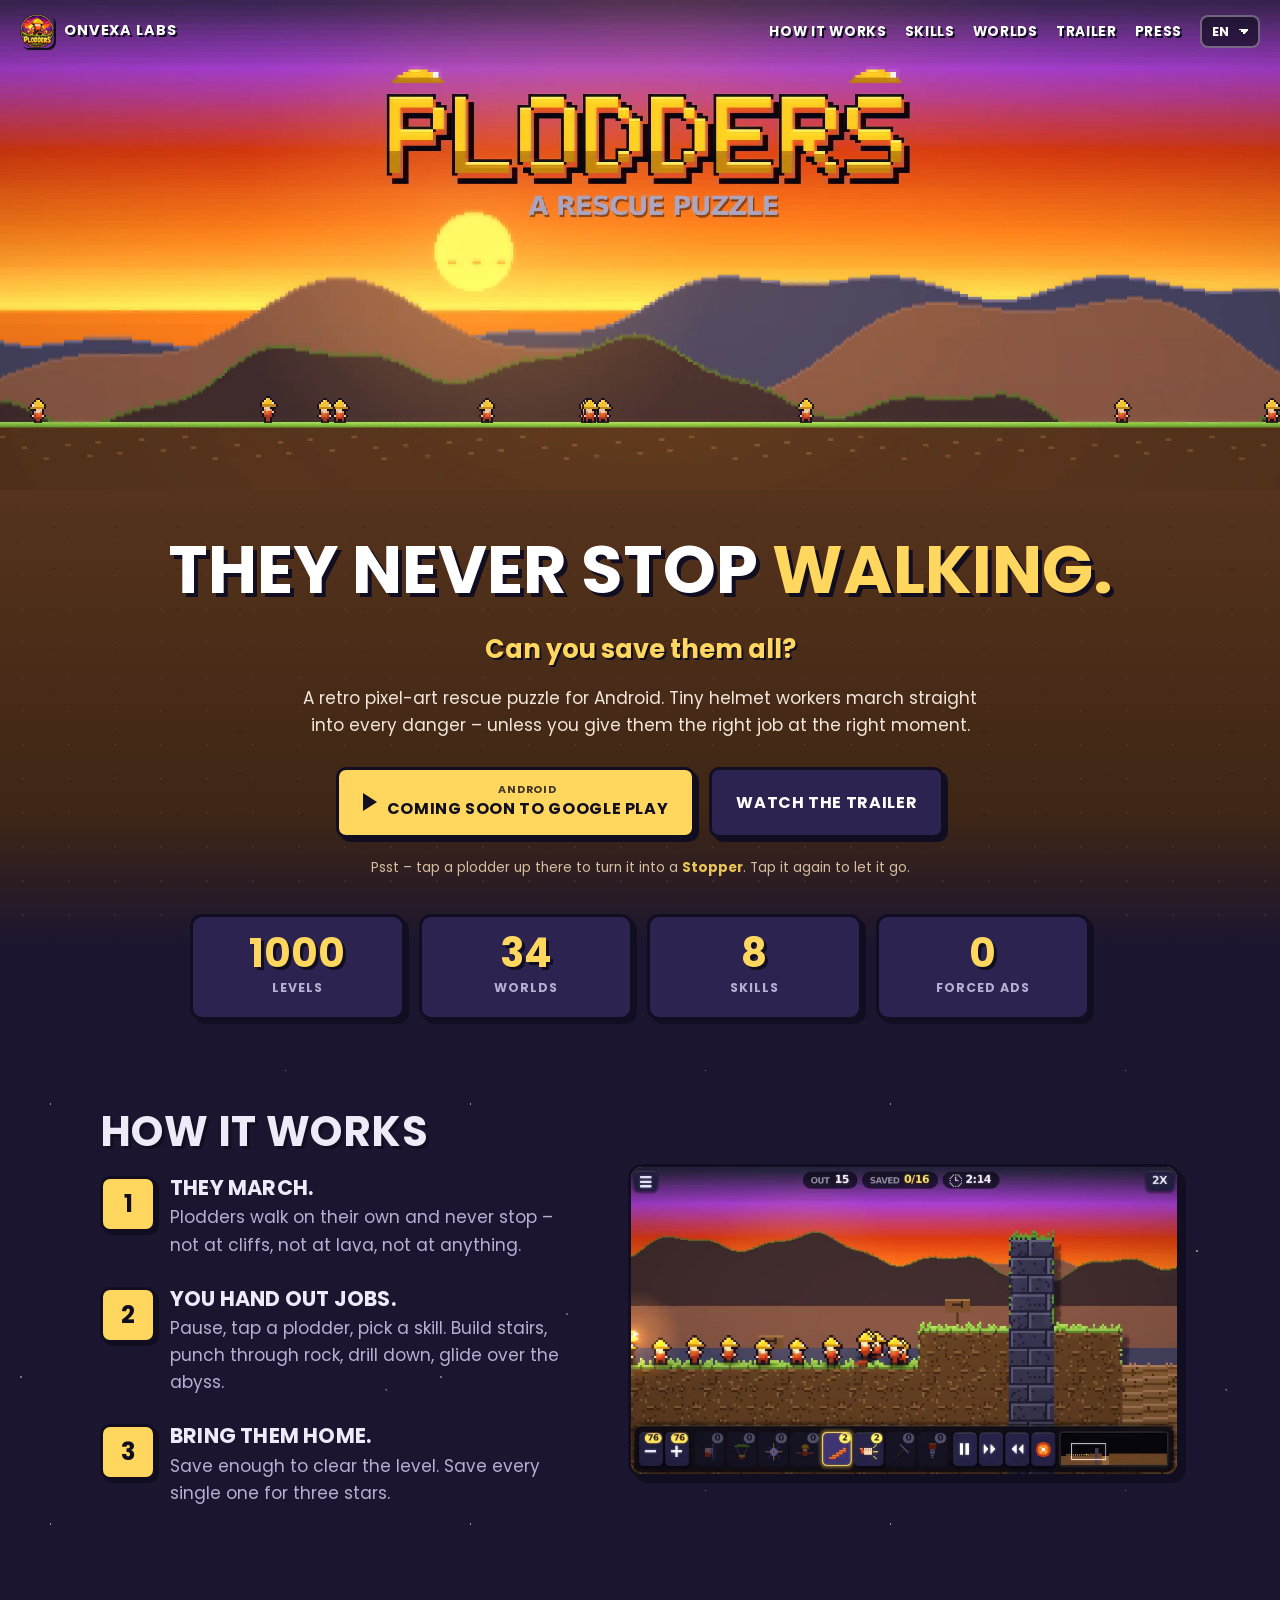
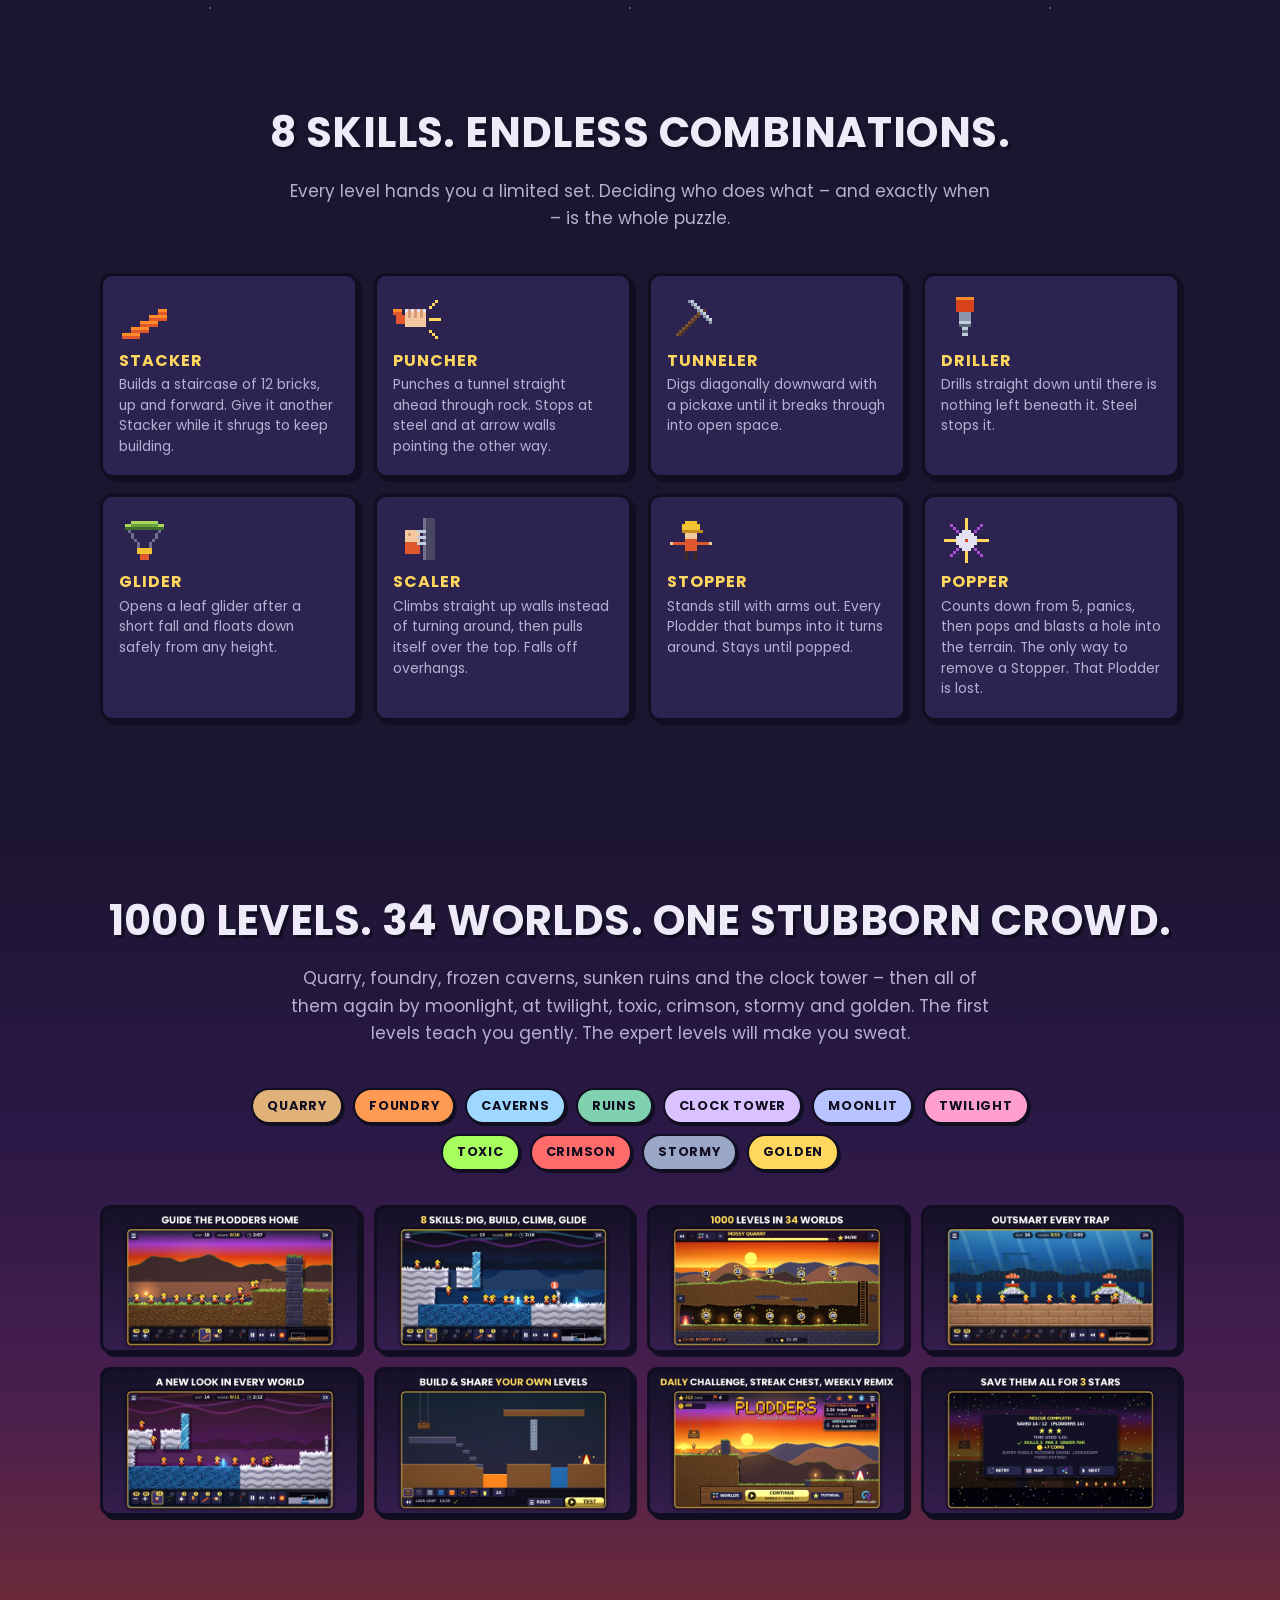
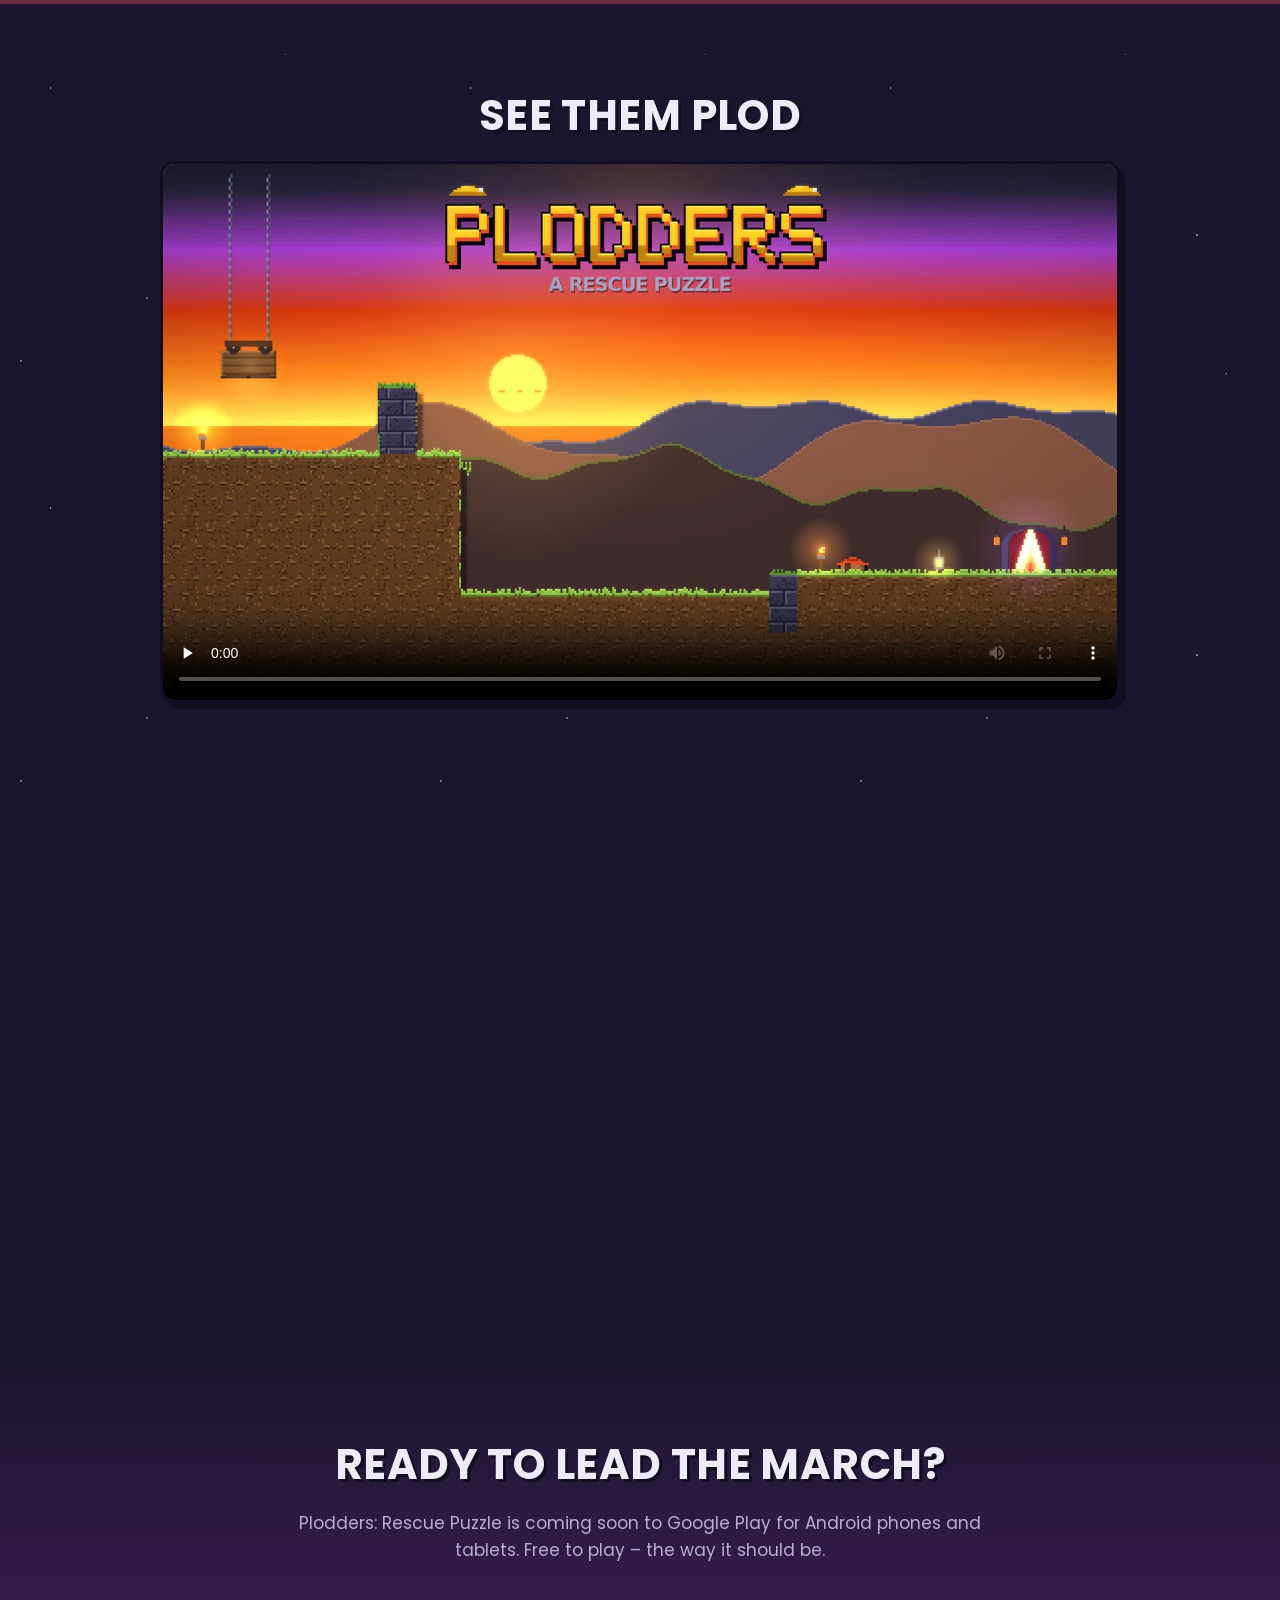
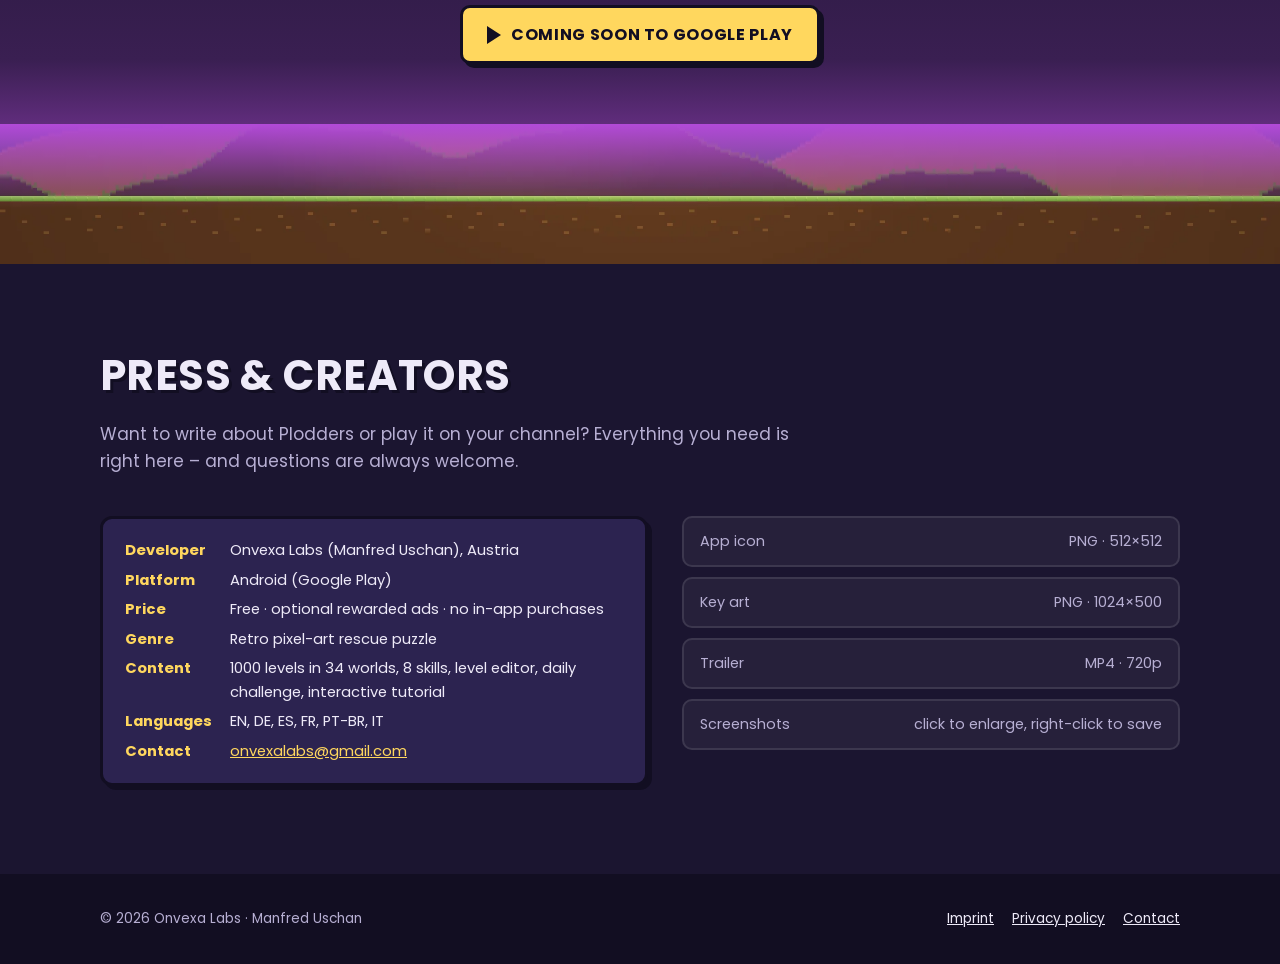
<file: index.html>
<!doctype html>
<html lang="en">
<head>
<meta charset="utf-8">
<meta name="viewport" content="width=device-width, initial-scale=1">
<title>Plodders: Rescue Puzzle – 1000 retro pixel rescue puzzles for Android</title>
<meta name="description" content="They never stop walking. Guide a stubborn crowd of tiny helmet workers home in 1000 retro pixel-art rescue puzzles. 34 worlds, 8 skills, no forced ads, plays offline.">
<meta name="theme-color" content="#1b1530">
<link rel="canonical" href="https://onvexalabs-dev.github.io/plodders-page/">
<link rel="icon" type="image/png" href="img/favicon.png">
<link rel="apple-touch-icon" href="img/apple-touch-icon.png">
<link rel="preload" href="fonts/poppins-bold.woff2" as="font" type="font/woff2" crossorigin>
<meta property="og:type" content="website">
<meta property="og:title" content="Plodders: Rescue Puzzle">
<meta property="og:description" content="They never stop walking. Can you save them all? 1000 retro pixel rescue puzzles for Android.">
<meta property="og:image" content="https://onvexalabs-dev.github.io/plodders-page/img/og.jpg">
<meta property="og:url" content="https://onvexalabs-dev.github.io/plodders-page/">
<meta name="twitter:card" content="summary_large_image">
<script type="application/ld+json">
{"@context":"https://schema.org","@type":"VideoGame","name":"Plodders: Rescue Puzzle","gamePlatform":"Android","operatingSystem":"Android","applicationCategory":"GameApplication","genre":["Puzzle","Retro"],"inLanguage":["en","de","es","fr","pt","it"],"image":"https://onvexalabs-dev.github.io/plodders-page/img/og.jpg","author":{"@type":"Organization","name":"Onvexa Labs","email":"onvexalabs@gmail.com"},"offers":{"@type":"Offer","price":"0","priceCurrency":"EUR"}}
</script>
<style>
@font-face{font-family:Poppins;font-weight:400;font-display:swap;src:url(fonts/poppins-regular.woff2) format("woff2")}
@font-face{font-family:Poppins;font-weight:700;font-display:swap;src:url(fonts/poppins-bold.woff2) format("woff2")}
:root{
  --night:#1b1530;--night2:#241c3f;--panel:#2c2350;--line:rgba(255,255,255,.1);
  --text:#eeeaf8;--muted:#b7afd3;--gold:#ffd75e;--orange:#ff8a2f;--violet:#b24ad8;
  --grass:#a6d94f;--dirt:#55331c;--dirt2:#3f2615;--ink:#120e22;
}
*{box-sizing:border-box}
html{scroll-behavior:smooth}
@media (prefers-reduced-motion:reduce){html{scroll-behavior:auto}}
body{margin:0;background:var(--night);color:var(--text);font:400 17px/1.6 Poppins,system-ui,-apple-system,"Segoe UI",Roboto,sans-serif;overflow-x:hidden}
img,video,canvas{max-width:100%;display:block}
img{height:auto}
a{color:var(--gold)}
h1,h2,h3{font-weight:700;line-height:1.15;margin:0 0 .5em;letter-spacing:.01em}
h2{font-size:clamp(1.7rem,4vw,2.6rem);text-transform:uppercase;text-shadow:3px 3px 0 var(--ink)}
.wrap{max-width:1120px;margin:0 auto;padding:0 20px}
.px{image-rendering:pixelated;image-rendering:crisp-edges}
.sr{position:absolute;width:1px;height:1px;overflow:hidden;clip:rect(0 0 0 0)}

/* nav */
.nav{position:absolute;top:0;left:0;right:0;z-index:5;display:flex;align-items:center;gap:18px;padding:14px 20px}
.nav .brand{display:flex;align-items:center;gap:10px;color:#fff;text-decoration:none;font-weight:700;letter-spacing:.06em;font-size:.9rem;text-shadow:2px 2px 0 var(--ink)}
.nav .brand img{width:34px;height:34px;border-radius:8px;box-shadow:2px 2px 0 var(--ink)}
.nav ul{display:flex;gap:18px;list-style:none;margin:0 0 0 auto;padding:0}
.nav ul a{color:#fff;text-decoration:none;font-size:.85rem;font-weight:700;text-transform:uppercase;letter-spacing:.05em;text-shadow:2px 2px 0 var(--ink)}
.nav ul a:hover{color:var(--gold)}
.lang{appearance:none;background:rgba(18,14,34,.7);color:#fff;border:2px solid rgba(255,255,255,.35);border-radius:8px;padding:6px 28px 6px 10px;font:700 .8rem Poppins,sans-serif;cursor:pointer;
  background-image:linear-gradient(45deg,transparent 50%,#fff 50%),linear-gradient(135deg,#fff 50%,transparent 50%);background-position:calc(100% - 14px) 52%,calc(100% - 9px) 52%;background-size:5px 5px;background-repeat:no-repeat}
@media (max-width:820px){.nav ul{display:none}.lang{margin-left:auto}.nav{position:relative;background:#36234c;padding:10px 16px}}

/* hero */
.hero-art{position:relative;height:clamp(300px,38.3vw,720px);background:#36234c var(--hero,url(img/hero_en.webp)) center 100%/cover no-repeat;overflow:hidden}
.hero-art canvas{position:absolute;inset:0;width:100%;height:100%;cursor:pointer;touch-action:manipulation}
.hero-art h1{position:absolute;left:0;right:0;top:0;margin:0}
.hero-ground{background:linear-gradient(var(--dirt),var(--dirt2) 70%,var(--night));position:relative;padding:26px 0 70px;text-align:center}
.hero-ground::before{content:"";position:absolute;inset:0;opacity:.35;pointer-events:none;
  background-image:radial-gradient(#6f4527 1.5px,transparent 1.6px),radial-gradient(#2e1b0f 1.5px,transparent 1.6px);background-size:46px 34px,62px 41px;background-position:0 0,23px 17px}
.hero-ground>*{position:relative}
.tagline{font-weight:700;font-size:clamp(2rem,6vw,4.2rem);text-transform:uppercase;color:#fff;text-shadow:4px 4px 0 var(--ink);margin:0}
.tagline span{color:var(--gold)}
.sub{font-size:clamp(1.15rem,2.6vw,1.6rem);font-weight:700;color:var(--gold);margin:.2em 0 .6em;text-shadow:2px 2px 0 var(--ink)}
.lead{max-width:680px;margin:0 auto 1.6em;color:#f2e6da}
.tip{font-size:.85rem;color:#e9cfae;margin:1.4em 0 0;opacity:.9}
.tip b{color:var(--gold)}
.btns{display:flex;flex-wrap:wrap;gap:14px;justify-content:center}
.btn{display:inline-flex;align-items:center;gap:10px;padding:14px 24px;border-radius:10px;font:700 1rem Poppins,sans-serif;text-transform:uppercase;letter-spacing:.04em;text-decoration:none;cursor:pointer;border:3px solid var(--ink);box-shadow:4px 4px 0 var(--ink);transition:transform .08s,box-shadow .08s}
.btn:hover{transform:translate(-1px,-1px);box-shadow:5px 5px 0 var(--ink)}
.btn:active{transform:translate(3px,3px);box-shadow:1px 1px 0 var(--ink)}
.btn-gold{background:var(--gold);color:var(--ink)}
.btn-dark{background:var(--panel);color:#fff}
.btn small{display:block;font-size:.68rem;letter-spacing:.08em;opacity:.8;line-height:1.1}
.btn .play-tri{width:0;height:0;border-left:14px solid currentColor;border-top:9px solid transparent;border-bottom:9px solid transparent}

/* stats */
.stats{display:grid;grid-template-columns:repeat(4,1fr);gap:14px;margin:-34px auto 0;max-width:900px;position:relative;z-index:2}
.stat{background:var(--panel);border:3px solid var(--ink);box-shadow:4px 4px 0 var(--ink);border-radius:12px;padding:16px 10px;text-align:center}
.stat b{display:block;font-size:clamp(1.7rem,4vw,2.5rem);line-height:1;color:var(--gold);text-shadow:3px 3px 0 var(--ink)}
.stat span{font-size:.78rem;text-transform:uppercase;letter-spacing:.08em;color:var(--muted);font-weight:700}
@media (max-width:620px){.stats{grid-template-columns:repeat(2,1fr)}}

section{padding:88px 0}
.center{text-align:center}
.intro{max-width:700px;margin:0 auto 2.4em;color:var(--muted)}
.stars{background:
  radial-gradient(1.5px 1.5px at 12% 20%,#fff8 50%,transparent 51%),radial-gradient(1.5px 1.5px at 68% 12%,#fff6 50%,transparent 51%),
  radial-gradient(2px 2px at 35% 70%,#fff5 50%,transparent 51%),radial-gradient(1.5px 1.5px at 85% 55%,#fff7 50%,transparent 51%),
  radial-gradient(1.5px 1.5px at 50% 40%,#fff4 50%,transparent 51%),radial-gradient(2px 2px at 92% 88%,#fff5 50%,transparent 51%),
  radial-gradient(1.5px 1.5px at 5% 85%,#fff6 50%,transparent 51%),var(--night);background-size:420px 420px}

/* how */
.how{display:grid;grid-template-columns:1fr 1.15fr;gap:48px;align-items:center}
.steps{list-style:none;margin:0;padding:0;counter-reset:s}
.steps li{position:relative;padding:0 0 26px 70px;counter-increment:s}
.steps li::before{content:counter(s);position:absolute;left:0;top:0;width:50px;height:50px;border-radius:10px;background:var(--gold);color:var(--ink);font-weight:700;font-size:1.5rem;display:grid;place-items:center;border:3px solid var(--ink);box-shadow:3px 3px 0 var(--ink)}
.steps h3{font-size:1.3rem;margin:.1em 0 .2em;text-transform:uppercase}
.steps p{margin:0;color:var(--muted)}
.screen{border-radius:14px;overflow:hidden;border:3px solid var(--ink);box-shadow:6px 6px 0 var(--ink),0 0 0 3px var(--gold) inset;background:#000}
.screen video{width:100%;aspect-ratio:16/9;object-fit:cover}
@media (max-width:860px){.how{grid-template-columns:1fr}}

/* skills */
.skills{display:grid;grid-template-columns:repeat(4,1fr);gap:16px}
.skill{background:var(--panel);border:3px solid var(--ink);box-shadow:4px 4px 0 var(--ink);border-radius:12px;padding:18px 16px;transition:transform .12s}
.skill:hover{transform:translateY(-4px)}
.skill .ic{width:48px;height:48px;background:url(img/icons.png) 0 0/1248px 48px no-repeat;image-rendering:pixelated;margin-bottom:10px}
.skill h3{font-size:1rem;letter-spacing:.06em;color:var(--gold);margin:0 0 .3em}
.skill p{font-size:.86rem;line-height:1.5;margin:0;color:var(--muted)}
@media (max-width:900px){.skills{grid-template-columns:repeat(2,1fr)}}
@media (max-width:460px){.skills{grid-template-columns:1fr}}

/* worlds */
.worlds{background:linear-gradient(180deg,var(--night) 0%,#2a1846 40%,#4a1f4f 75%,#6b2a3a 100%);position:relative;overflow:hidden}
.chips{display:flex;flex-wrap:wrap;gap:10px;justify-content:center;margin:0 auto 34px;max-width:860px}
.chip{padding:6px 14px;border-radius:999px;font-weight:700;font-size:.8rem;letter-spacing:.06em;text-transform:uppercase;border:2px solid var(--ink);box-shadow:2px 2px 0 var(--ink);color:var(--ink)}
.gallery{display:grid;grid-template-columns:repeat(4,1fr);gap:14px}
.gallery button{padding:0;border:3px solid var(--ink);border-radius:10px;overflow:hidden;cursor:zoom-in;background:#000;box-shadow:4px 4px 0 var(--ink);transition:transform .12s}
.gallery button:hover{transform:scale(1.03)}
.gallery img{width:100%;aspect-ratio:16/9;object-fit:cover}
@media (max-width:860px){.gallery{grid-template-columns:repeat(2,1fr)}}
dialog{border:0;padding:0;background:transparent;max-width:min(1280px,94vw)}
dialog::backdrop{background:rgba(10,8,20,.9)}
dialog img{border-radius:10px;border:3px solid var(--ink)}
dialog .close{position:absolute;top:-14px;right:-6px}
.close{background:var(--gold);border:3px solid var(--ink);border-radius:8px;font:700 1rem Poppins,sans-serif;padding:4px 12px;cursor:pointer;box-shadow:3px 3px 0 var(--ink)}

/* trailer */
.trailer .screen{max-width:960px;margin:0 auto}
.trailer video{aspect-ratio:16/9;width:100%}

/* fair */
.fair{display:grid;grid-template-columns:repeat(3,1fr);gap:16px}
.fair div{background:rgba(255,255,255,.04);border:2px solid var(--line);border-radius:12px;padding:20px}
.fair h3{font-size:1.05rem;margin:0 0 .3em;display:flex;gap:10px;align-items:center}
.fair h3::before{content:"";width:14px;height:14px;flex:none;background:var(--grass);box-shadow:3px 3px 0 var(--ink)}
.fair p{margin:0;color:var(--muted);font-size:.92rem}
@media (max-width:860px){.fair{grid-template-columns:1fr 1fr}}
@media (max-width:540px){.fair{grid-template-columns:1fr}}

/* final */
.final{text-align:center;background:linear-gradient(180deg,var(--night),#3a1f52 60%,#b24ad8 100%);padding-bottom:0}
.final .strip{height:140px;margin-top:60px;background:url(img/hero_en.webp) center 100%/cover;position:relative}
.final .strip::after{content:"";position:absolute;inset:0;background:linear-gradient(#b24ad8,transparent 60%)}

/* press */
.press{display:grid;grid-template-columns:1.1fr 1fr;gap:34px;align-items:start}
.facts{margin:0;display:grid;grid-template-columns:auto 1fr;gap:6px 18px;background:var(--panel);border:3px solid var(--ink);box-shadow:4px 4px 0 var(--ink);border-radius:12px;padding:20px 22px;font-size:.92rem}
.facts dt{font-weight:700;color:var(--gold)}
.facts dd{margin:0}
.dl{list-style:none;margin:0;padding:0;display:grid;gap:10px}
.dl a{display:flex;justify-content:space-between;gap:10px;padding:12px 16px;border-radius:10px;background:rgba(255,255,255,.05);border:2px solid var(--line);text-decoration:none;color:var(--text);font-weight:700;font-size:.9rem}
.dl a:hover{border-color:var(--gold)}
.dl a span{color:var(--muted);font-weight:400}
@media (max-width:860px){.press{grid-template-columns:1fr}}

footer{background:var(--ink);padding:34px 0;font-size:.85rem;color:var(--muted)}
footer .wrap{display:flex;flex-wrap:wrap;gap:12px 24px;align-items:center}
footer nav{display:flex;flex-wrap:wrap;gap:18px;margin-left:auto}
footer a{color:var(--text)}
.reveal{opacity:0;transform:translateY(24px);transition:opacity .6s,transform .6s}
.reveal.on{opacity:1;transform:none}
@media (prefers-reduced-motion:reduce){.reveal{opacity:1;transform:none;transition:none}}
</style>
</head>
<body>
<header>
  <nav class="nav" aria-label="Main">
    <a class="brand" href="#top"><img src="img/icon-192.png" alt="" width="34" height="34">ONVEXA LABS</a>
    <ul>
      <li><a href="#how" data-i18n="nav_how">How it works</a></li>
      <li><a href="#skills" data-i18n="nav_skills">Skills</a></li>
      <li><a href="#worlds" data-i18n="nav_worlds">Worlds</a></li>
      <li><a href="#trailer" data-i18n="nav_trailer">Trailer</a></li>
      <li><a href="#press" data-i18n="nav_press">Press</a></li>
    </ul>
    <label class="sr" for="lang">Language</label>
    <select id="lang" class="lang">
      <option value="en">EN</option><option value="de">DE</option><option value="es">ES</option>
      <option value="fr">FR</option><option value="pt">PT</option><option value="it">IT</option>
    </select>
  </nav>
  <div class="hero-art" id="top">
    <h1 class="sr">Plodders: Rescue Puzzle</h1>
    <canvas id="crowd" aria-label="Animated plodders walking. Tap one to turn it into a Stopper."></canvas>
  </div>
  <div class="hero-ground">
    <div class="wrap">
      <p class="tagline" data-i18n="hero_title">They never stop <span>walking.</span></p>
      <p class="sub" data-i18n="hero_sub">Can you save them all?</p>
      <p class="lead" data-i18n="hero_text">A retro pixel-art rescue puzzle for Android. Tiny helmet workers march straight into every danger – unless you give them the right job at the right moment.</p>
      <div class="btns">
        <a class="btn btn-gold" id="playBtn" href="https://play.google.com/store/apps/details?id=com.onvexalabs.plodders" rel="noopener"><span class="play-tri"></span><span><small data-i18n="cta_small">Android</small><span data-i18n="cta_soon">Coming soon to Google Play</span></span></a>
        <a class="btn btn-dark" href="#trailer" data-i18n="cta_trailer">Watch the trailer</a>
      </div>
      <p class="tip" data-i18n="hero_tip">Psst – tap a plodder up there to turn it into a <b>Stopper</b>.</p>
    </div>
  </div>
</header>

<main>
  <div class="wrap">
    <div class="stats">
      <div class="stat"><b>1000</b><span data-i18n="stat_levels">Levels</span></div>
      <div class="stat"><b>34</b><span data-i18n="stat_worlds">Worlds</span></div>
      <div class="stat"><b>8</b><span data-i18n="stat_skills">Skills</span></div>
      <div class="stat"><b>0</b><span data-i18n="stat_ads">Forced ads</span></div>
    </div>
  </div>

  <section id="how" class="stars">
    <div class="wrap how">
      <div class="reveal">
        <h2 data-i18n="how_title">How it works</h2>
        <ol class="steps">
          <li><h3 data-i18n="how1_t">They march.</h3><p data-i18n="how1_d">Plodders walk on their own and never stop – not at cliffs, not at lava, not at anything.</p></li>
          <li><h3 data-i18n="how2_t">You hand out jobs.</h3><p data-i18n="how2_d">Pause, tap a plodder, pick a skill. Build stairs, punch through rock, drill down, glide over the abyss.</p></li>
          <li><h3 data-i18n="how3_t">Bring them home.</h3><p data-i18n="how3_d">Save enough to clear the level. Save every single one for three stars.</p></li>
        </ol>
      </div>
      <div class="screen reveal">
        <video src="video/gameplay_loop.mp4" poster="img/loop_poster.jpg" autoplay muted loop playsinline preload="metadata" aria-label="Gameplay"></video>
      </div>
    </div>
  </section>

  <section id="skills">
    <div class="wrap">
      <div class="center reveal">
        <h2 data-i18n="skills_title">8 skills. Endless combinations.</h2>
        <p class="intro" data-i18n="skills_sub">Every level hands you a limited set. Deciding who does what – and exactly when – is the whole puzzle.</p>
      </div>
      <div class="skills" id="skillGrid"></div>
    </div>
  </section>

  <section id="worlds" class="worlds">
    <div class="wrap">
      <div class="center reveal">
        <h2 data-i18n="worlds_title">1000 levels. 34 worlds. One stubborn crowd.</h2>
        <p class="intro" data-i18n="worlds_text">Quarry, foundry, frozen caverns, sunken ruins and the clock tower – then all of them again by moonlight, at twilight, toxic, crimson, stormy and golden. The first levels teach you gently. The expert levels will make you sweat.</p>
        <div class="chips" id="chips"></div>
      </div>
      <div class="gallery reveal" id="gallery"></div>
    </div>
  </section>

  <section id="trailer" class="trailer stars">
    <div class="wrap center">
      <h2 class="reveal" data-i18n="trailer_title">See them plod</h2>
      <div class="screen reveal"><video id="trailerVideo" controls preload="none" poster="img/trailer_poster.jpg" playsinline><source id="trailerSrc" src="video/trailer_en.mp4" type="video/mp4"></video></div>
    </div>
  </section>

  <section id="fair">
    <div class="wrap">
      <h2 class="center reveal" data-i18n="fair_title">Fair by design</h2>
      <div class="fair reveal">
        <div><h3 data-i18n="f1_t">No forced ads</h3><p data-i18n="f1_d">An ad only plays if you choose to watch one – for a boost after a failed level, to see a level's solution or to rescue your streak. Say no and play on.</p></div>
        <div><h3 data-i18n="f2_t">No in-app purchases</h3><p data-i18n="f2_d">All 1000 levels are free. No gems, no energy bars, no waiting timers.</p></div>
        <div><h3 data-i18n="f3_t">Plays offline</h3><p data-i18n="f3_d">No account and no internet needed to play. Optional: Google Play Games for cloud save and leaderboards.</p></div>
        <div><h3 data-i18n="f4_t">Pause, rewind, fast-forward</h3><p data-i18n="f4_d">Plan every rescue calmly – or undo a mistake in a second.</p></div>
        <div><h3 data-i18n="f5_t">Build & share levels</h3><p data-i18n="f5_d">Paint your own level in the Level Lab, beat it once, then send it to friends as a short code. No server, no account.</p></div>
        <div><h3 data-i18n="f6_t">Every level is solvable</h3><p data-i18n="f6_d">Each of the 1000 levels was beaten by a solver in the real game before it made the cut.</p></div>
      </div>
    </div>
  </section>

  <section class="final">
    <div class="wrap reveal">
      <h2 data-i18n="final_title">Ready to lead the march?</h2>
      <p class="intro" data-i18n="final_text">Plodders: Rescue Puzzle is coming soon to Google Play for Android phones and tablets. Free to play – the way it should be.</p>
      <div class="btns"><a class="btn btn-gold" id="playBtn2" href="https://play.google.com/store/apps/details?id=com.onvexalabs.plodders" rel="noopener"><span class="play-tri"></span><span data-i18n="cta_soon">Coming soon to Google Play</span></a></div>
    </div>
    <div class="strip" aria-hidden="true"></div>
  </section>

  <section id="press">
    <div class="wrap">
      <h2 class="reveal" data-i18n="press_title">Press &amp; creators</h2>
      <p class="intro reveal" style="margin-left:0" data-i18n="press_text">Want to write about Plodders or play it on your channel? Everything you need is right here – and questions are always welcome.</p>
      <div class="press reveal">
        <dl class="facts">
          <dt data-i18n="pf_dev">Developer</dt><dd>Onvexa Labs (Manfred Uschan), <span data-i18n="pf_country">Austria</span></dd>
          <dt data-i18n="pf_platform">Platform</dt><dd>Android (Google Play)</dd>
          <dt data-i18n="pf_price">Price</dt><dd data-i18n="pf_price_v">Free · optional rewarded ads · no in-app purchases</dd>
          <dt data-i18n="pf_genre">Genre</dt><dd data-i18n="pf_genre_v">Retro pixel-art rescue puzzle</dd>
          <dt data-i18n="pf_content">Content</dt><dd data-i18n="pf_content_v">1000 levels in 34 worlds, 8 skills, level editor, daily challenge, interactive tutorial</dd>
          <dt data-i18n="pf_langs">Languages</dt><dd>EN, DE, ES, FR, PT-BR, IT</dd>
          <dt data-i18n="pf_contact">Contact</dt><dd><a href="mailto:onvexalabs@gmail.com">onvexalabs@gmail.com</a></dd>
        </dl>
        <ul class="dl">
          <li><a href="press/plodders_icon_512.png" download><span data-i18n="dl_icon">App icon</span><span>PNG · 512×512</span></a></li>
          <li><a id="dlFeature" href="press/feature_graphic_1024x500_en.png" download><span data-i18n="dl_feature">Key art</span><span>PNG · 1024×500</span></a></li>
          <li><a id="dlTrailer" href="video/trailer_en.mp4" download><span data-i18n="dl_trailer">Trailer</span><span>MP4 · 720p</span></a></li>
          <li><a href="#worlds"><span data-i18n="dl_shots">Screenshots</span><span data-i18n="dl_shots_v">click to enlarge, right-click to save</span></a></li>
        </ul>
      </div>
    </div>
  </section>
</main>

<dialog id="lightbox"><button class="close" id="lbClose" aria-label="Close">×</button><img id="lbImg" alt=""></dialog>

<footer>
  <div class="wrap">
    <span>© 2026 Onvexa Labs · Manfred Uschan</span>
    <nav>
      <a id="lnkImprint" href="imprint.html" data-i18n="ft_imprint">Imprint</a>
      <a id="lnkPrivacy" href="privacy.html" data-i18n="ft_privacy">Privacy policy</a>
      <a href="mailto:onvexalabs@gmail.com" data-i18n="ft_contact">Contact</a>
    </nav>
  </div>
</footer>

<script>
/* Set PLAY_LIVE to true once the Play Store listing is public. */
const PLAY_LIVE = false;
const PLAY_URL = "https://play.google.com/store/apps/details?id=com.onvexalabs.plodders";
const LANGS = ["en","de","es","fr","pt","it"];
const SKILLS = {"de": {"d_driller": "Bohrt senkrecht nach unten, bis nichts mehr unter ihm ist. Stahl stoppt ihn.", "d_glider": "Öffnet nach kurzem Fall einen Blattgleiter und schwebt aus jeder Höhe sicher hinab.", "d_popper": "Zählt von 5 herunter, gerät in Panik und knallt, wobei ein Loch ins Gelände gesprengt wird. Nur so wird ein Stopper entfernt. Dieser Plodder ist verloren.", "d_puncher": "Schlägt einen Tunnel geradeaus durch Fels. Stoppt an Stahl und an Pfeilwänden in Gegenrichtung.", "d_scaler": "Klettert Wände senkrecht hoch, statt umzudrehen, und zieht sich oben drüber. Fällt an Überhängen ab.", "d_stacker": "Baut eine Treppe aus 12 Steinen, schräg nach oben. Gib ihm beim Schulterzucken einen weiteren Stapler zum Weiterbauen.", "d_stopper": "Bleibt mit ausgestreckten Armen stehen. Jeder Plodder, der dagegen läuft, dreht um. Bleibt, bis er knallt.", "d_tunneler": "Gräbt mit der Spitzhacke schräg nach unten, bis er in einen Hohlraum durchbricht.", "sk_driller": "BOHRER", "sk_glider": "GLEITER", "sk_popper": "KNALLER", "sk_puncher": "BOXER", "sk_scaler": "KLETTERER", "sk_stacker": "STAPLER", "sk_stopper": "STOPPER", "sk_tunneler": "TUNNLER"}, "en": {"d_driller": "Drills straight down until there is nothing left beneath it. Steel stops it.", "d_glider": "Opens a leaf glider after a short fall and floats down safely from any height.", "d_popper": "Counts down from 5, panics, then pops and blasts a hole into the terrain. The only way to remove a Stopper. That Plodder is lost.", "d_puncher": "Punches a tunnel straight ahead through rock. Stops at steel and at arrow walls pointing the other way.", "d_scaler": "Climbs straight up walls instead of turning around, then pulls itself over the top. Falls off overhangs.", "d_stacker": "Builds a staircase of 12 bricks, up and forward. Give it another Stacker while it shrugs to keep building.", "d_stopper": "Stands still with arms out. Every Plodder that bumps into it turns around. Stays until popped.", "d_tunneler": "Digs diagonally downward with a pickaxe until it breaks through into open space.", "sk_driller": "DRILLER", "sk_glider": "GLIDER", "sk_popper": "POPPER", "sk_puncher": "PUNCHER", "sk_scaler": "SCALER", "sk_stacker": "STACKER", "sk_stopper": "STOPPER", "sk_tunneler": "TUNNELER"}, "es": {"d_driller": "Perfora en vertical hasta que no queda nada debajo. El acero lo detiene.", "d_glider": "Tras una caída corta abre un planeador de hoja y baja a salvo desde cualquier altura.", "d_popper": "Cuenta desde 5, entra en pánico y estalla, abriendo un agujero en el terreno. Es la única forma de quitar un Bloqueador. Ese Plodder se pierde.", "d_puncher": "Abre un túnel recto a puñetazos a través de la roca. Se detiene ante el acero y ante muros de flechas en sentido contrario.", "d_scaler": "Trepa por las paredes en vez de darse la vuelta y se encarama arriba. Se cae en los salientes.", "d_stacker": "Construye una escalera de 12 ladrillos hacia arriba y adelante. Dale otro Constructor mientras se encoge de hombros para seguir.", "d_stopper": "Se queda quieto con los brazos abiertos. Todo Plodder que choca con él se da la vuelta. Sigue ahí hasta que estalla.", "d_tunneler": "Cava en diagonal hacia abajo con su pico hasta llegar a un hueco.", "sk_driller": "PERFORADOR", "sk_glider": "PLANEADOR", "sk_popper": "PETARDO", "sk_puncher": "BOXEADOR", "sk_scaler": "ESCALADOR", "sk_stacker": "CONSTRUCTOR", "sk_stopper": "BLOQUEADOR", "sk_tunneler": "EXCAVADOR"}, "fr": {"d_driller": "Fore tout droit vers le bas jusqu'à ce qu'il n'y ait plus rien dessous. L'acier l'arrête.", "d_glider": "Après une courte chute, ouvre un planeur-feuille et descend sans risque de n'importe quelle hauteur.", "d_popper": "Compte à rebours depuis 5, panique puis éclate en creusant un trou dans le terrain. Seul moyen de retirer un Bloqueur. Ce Plodder est perdu.", "d_puncher": "Perce à coups de poing un tunnel droit dans la roche. S'arrête sur l'acier et sur les murs fléchés dans l'autre sens.", "d_scaler": "Grimpe aux murs au lieu de faire demi-tour, puis se hisse en haut. Tombe sous les surplombs.", "d_stacker": "Construit un escalier de 12 briques, vers le haut et l'avant. Donne-lui un autre Bâtisseur quand il hausse les épaules pour continuer.", "d_stopper": "Reste immobile, bras écartés. Chaque Plodder qui le touche fait demi-tour. Reste en place jusqu'à ce qu'il éclate.", "d_tunneler": "Creuse en diagonale vers le bas avec sa pioche jusqu'à déboucher dans le vide.", "sk_driller": "FOREUR", "sk_glider": "PLANEUR", "sk_popper": "PÉTARD", "sk_puncher": "BOXEUR", "sk_scaler": "GRIMPEUR", "sk_stacker": "BÂTISSEUR", "sk_stopper": "BLOQUEUR", "sk_tunneler": "MINEUR"}, "it": {"d_driller": "Perfora dritto verso il basso finché sotto non c'è più nulla. L'acciaio lo ferma.", "d_glider": "Dopo una breve caduta apre un aliante di foglia e scende al sicuro da qualsiasi altezza.", "d_popper": "Conta alla rovescia da 5, va nel panico e scoppia, aprendo un buco nel terreno. Unico modo per togliere un Bloccatore. Quel Plodder è perso.", "d_puncher": "Apre a pugni un tunnel dritto nella roccia. Si ferma sull'acciaio e sui muri a frecce nel verso opposto.", "d_scaler": "Si arrampica sui muri invece di girarsi e si issa in cima. Cade sotto le sporgenze.", "d_stacker": "Costruisce una scala di 12 mattoni, in alto e in avanti. Dagli un altro Costruttore mentre alza le spalle per continuare.", "d_stopper": "Sta fermo a braccia aperte. Ogni Plodder che lo urta si gira. Resta lì finché non scoppia.", "d_tunneler": "Scava in diagonale verso il basso col piccone finché sbuca nel vuoto.", "sk_driller": "PERFORATORE", "sk_glider": "PLANATORE", "sk_popper": "PETARDO", "sk_puncher": "PUGILE", "sk_scaler": "SCALATORE", "sk_stacker": "COSTRUTTORE", "sk_stopper": "BLOCCATORE", "sk_tunneler": "MINATORE"}, "pt": {"d_driller": "Perfura reto para baixo até não sobrar nada embaixo. O aço o detém.", "d_glider": "Após uma queda curta, abre um planador de folha e desce em segurança de qualquer altura.", "d_popper": "Conta de 5 até zero, entra em pânico e estoura, abrindo um buraco no terreno. É o único jeito de remover um Bloqueador. Esse Plodder se perde.", "d_puncher": "Abre a socos um túnel reto na rocha. Para no aço e em paredes de setas no sentido contrário.", "d_scaler": "Escala paredes em vez de dar meia-volta e se ergue lá em cima. Cai em saliências.", "d_stacker": "Constrói uma escada de 12 tijolos, para cima e para a frente. Dê outro Construtor enquanto ele dá de ombros para continuar.", "d_stopper": "Fica parado de braços abertos. Todo Plodder que esbarra nele dá meia-volta. Fica ali até estourar.", "d_tunneler": "Cava na diagonal para baixo com a picareta até chegar a um espaço vazio.", "sk_driller": "PERFURADOR", "sk_glider": "PLANADOR", "sk_popper": "BOMBINHA", "sk_puncher": "BOXEADOR", "sk_scaler": "ESCALADOR", "sk_stacker": "CONSTRUTOR", "sk_stopper": "BLOQUEADOR", "sk_tunneler": "ESCAVADOR"}};
const SKILL_KEYS = ["stacker","puncher","tunneler","driller","glider","scaler","stopper","popper"];
const ICON_INDEX = {scaler:0,glider:1,popper:2,stopper:3,stacker:4,puncher:5,tunneler:6,driller:7};
const WORLDS = {
  en:["Quarry","Foundry","Caverns","Ruins","Clock tower","Moonlit","Twilight","Toxic","Crimson","Stormy","Golden"],
  de:["Steinbruch","Gießerei","Eishöhlen","Ruinen","Uhrturm","Mondlicht","Dämmer","Gift","Purpur","Sturm","Gold"],
  es:["Cantera","Fundición","Cavernas","Ruinas","Torre","Lunar","Crepuscular","Tóxico","Carmesí","Tormenta","Dorado"],
  fr:["Carrière","Fonderie","Cavernes","Ruines","Tour","Lunaire","Crépuscule","Toxique","Pourpre","Orage","Doré"],
  pt:["Pedreira","Fundição","Cavernas","Ruínas","Torre","Lunar","Crepúsculo","Tóxico","Carmesim","Tempestade","Dourado"],
  it:["Cava","Fonderia","Caverne","Rovine","Torre","Lunare","Crepuscolo","Tossico","Cremisi","Tempesta","Dorato"]
};
const CHIP_COLORS = ["#e0b27a","#ff9a52","#9fd8ff","#7fd1b0","#d9c2ff","#b7c4ff","#ff9fcf","#a6ff5e","#ff6b6b","#9aa7c7","#ffd75e"];
const SHOT_ALT = {
  en:["Guide the plodders home","8 skills: dig, build, climb, glide","1000 levels in 34 worlds","Outsmart every trap","A new look in every world","Build & share your own levels","Daily challenge, streak chest, weekly remix","Save them all for 3 stars"]
};
const T = {"en": {"doc_title": "Plodders: Rescue Puzzle – 1000 retro pixel rescue puzzles for Android", "meta_desc": "They never stop walking. Guide a stubborn crowd of tiny helmet workers home in 1000 retro pixel-art rescue puzzles. 34 worlds, 8 skills, no forced ads, plays offline.", "nav_how": "How it works", "nav_skills": "Skills", "nav_worlds": "Worlds", "nav_trailer": "Trailer", "nav_press": "Press", "hero_title": "They never stop <span>walking.</span>", "hero_sub": "Can you save them all?", "hero_text": "A retro pixel-art rescue puzzle for Android. Tiny helmet workers march straight into every danger – unless you give them the right job at the right moment.", "cta_small": "Android", "cta_soon": "Coming soon to Google Play", "cta_live": "Get it on Google Play", "cta_trailer": "Watch the trailer", "hero_tip": "Psst – tap a plodder up there to turn it into a <b>Stopper</b>. Tap it again to let it go.", "stat_levels": "Levels", "stat_worlds": "Worlds", "stat_skills": "Skills", "stat_ads": "Forced ads", "how_title": "How it works", "how1_t": "They march.", "how1_d": "Plodders walk on their own and never stop – not at cliffs, not at lava, not at anything.", "how2_t": "You hand out jobs.", "how2_d": "Pause, tap a plodder, pick a skill. Build stairs, punch through rock, drill down, glide over the abyss.", "how3_t": "Bring them home.", "how3_d": "Save enough to clear the level. Save every single one for three stars.", "skills_title": "8 skills. Endless combinations.", "skills_sub": "Every level hands you a limited set. Deciding who does what – and exactly when – is the whole puzzle.", "worlds_title": "1000 levels. 34 worlds. One stubborn crowd.", "worlds_text": "Quarry, foundry, frozen caverns, sunken ruins and the clock tower – then all of them again by moonlight, at twilight, toxic, crimson, stormy and golden. The first levels teach you gently. The expert levels will make you sweat.", "shots": ["Guide the plodders home", "8 skills: dig, build, climb, glide", "1000 levels in 34 worlds", "Outsmart every trap", "A new look in every world", "Build & share your own levels", "Daily challenge, streak chest, weekly remix", "Save them all for 3 stars"], "trailer_title": "See them plod", "fair_title": "Fair by design", "f1_t": "No forced ads", "f1_d": "An ad only plays if you choose to watch one – for a boost after a failed level, to see a level's solution or to rescue your streak. Say no and play on.", "f2_t": "No in-app purchases", "f2_d": "All 1000 levels are free. No gems, no energy bars, no waiting timers.", "f3_t": "Plays offline", "f3_d": "No account and no internet needed to play. Optional: Google Play Games for cloud save and leaderboards.", "f4_t": "Pause, rewind, fast-forward", "f4_d": "Plan every rescue calmly – or undo a mistake in a second.", "f5_t": "Build & share levels", "f5_d": "Paint your own level in the Level Lab, beat it once, then send it to friends as a short code. No server, no account.", "f6_t": "Every level is solvable", "f6_d": "Each of the 1000 levels was beaten by a solver in the real game before it made the cut.", "final_title": "Ready to lead the march?", "final_text": "Plodders: Rescue Puzzle is coming soon to Google Play for Android phones and tablets. Free to play – the way it should be.", "press_title": "Press &amp; creators", "press_text": "Want to write about Plodders or play it on your channel? Everything you need is right here – and questions are always welcome.", "pf_dev": "Developer", "pf_country": "Austria", "pf_platform": "Platform", "pf_price": "Price", "pf_price_v": "Free · optional rewarded ads · no in-app purchases", "pf_genre": "Genre", "pf_genre_v": "Retro pixel-art rescue puzzle", "pf_content": "Content", "pf_content_v": "1000 levels in 34 worlds, 8 skills, level editor, daily challenge, interactive tutorial", "pf_langs": "Languages", "pf_contact": "Contact", "dl_icon": "App icon", "dl_feature": "Key art", "dl_trailer": "Trailer", "dl_shots": "Screenshots", "dl_shots_v": "click to enlarge, right-click to save", "ft_imprint": "Imprint", "ft_privacy": "Privacy policy", "ft_contact": "Contact"}, "de": {"doc_title": "Plodders: Rettungs-Puzzle – 1000 Retro-Pixel-Rätsel für Android", "meta_desc": "Sie bleiben nie stehen. Führe eine sture Horde winziger Helm-Arbeiter nach Hause – in 1000 Retro-Pixel-Rettungsrätseln. 34 Welten, 8 Fähigkeiten, keine erzwungene Werbung, offline spielbar.", "nav_how": "So geht's", "nav_skills": "Fähigkeiten", "nav_worlds": "Welten", "nav_trailer": "Trailer", "nav_press": "Presse", "hero_title": "Sie bleiben nie <span>stehen.</span>", "hero_sub": "Rettest du sie alle?", "hero_text": "Ein Retro-Pixel-Rettungspuzzle für Android. Winzige Helm-Arbeiter marschieren schnurstracks in jede Gefahr – außer du gibst ihnen im richtigen Moment die richtige Aufgabe.", "cta_small": "Android", "cta_soon": "Bald bei Google Play", "cta_live": "Jetzt bei Google Play", "cta_trailer": "Trailer ansehen", "hero_tip": "Psst – tippe oben auf einen Plodder, um ihn zum <b>Stopper</b> zu machen. Nochmal tippen lässt ihn weiterlaufen.", "stat_levels": "Level", "stat_worlds": "Welten", "stat_skills": "Fähigkeiten", "stat_ads": "Zwangswerbung", "how_title": "So geht's", "how1_t": "Sie marschieren.", "how1_d": "Plodders laufen von selbst los und bleiben nie stehen – nicht an Klippen, nicht an Lava, nirgends.", "how2_t": "Du verteilst Aufgaben.", "how2_d": "Pausiere, tippe einen Plodder an, wähle eine Fähigkeit. Treppen bauen, Fels durchboxen, nach unten bohren, über den Abgrund gleiten.", "how3_t": "Bring sie nach Hause.", "how3_d": "Rette genug, um das Level zu schaffen. Rette wirklich jeden für drei Sterne.", "skills_title": "8 Fähigkeiten. Unzählige Kombinationen.", "skills_sub": "Jedes Level gibt dir nur eine begrenzte Auswahl. Wer was macht – und wann genau –, das ist das eigentliche Rätsel.", "worlds_title": "1000 Level. 34 Welten. Eine sture Horde.", "worlds_text": "Steinbruch, Gießerei, Eishöhlen, versunkene Ruinen und der Uhrturm – und dann alles noch einmal im Mondlicht, in der Dämmerung, giftig, purpurn, stürmisch und golden. Die ersten Level bringen es dir sanft bei. Die Experten-Level bringen dich ins Schwitzen.", "shots": ["Führe die Plodders nach Hause", "8 Fähigkeiten: graben, bauen, klettern, gleiten", "1000 Level in 34 Welten", "Überliste jede Falle", "Jede Welt mit neuem Look", "Bau und teile eigene Level", "Tagesaufgabe, Serien-Truhe, Wochen-Remix", "Rette alle für 3 Sterne"], "trailer_title": "Sieh sie stapfen", "fair_title": "Fair von Anfang an", "f1_t": "Keine erzwungene Werbung", "f1_d": "Werbung läuft nur, wenn du dich dafür entscheidest – für einen Bonus nach einem verlorenen Level, um die Lösung zu sehen oder deine Serie zu retten. Sag nein und spiel weiter.", "f2_t": "Keine In-App-Käufe", "f2_d": "Alle 1000 Level sind gratis. Keine Edelsteine, keine Energieleisten, keine Wartezeiten.", "f3_t": "Offline spielbar", "f3_d": "Kein Konto und kein Internet nötig. Optional: Google Play Games für Cloud-Speicherstand und Bestenlisten.", "f4_t": "Pause, zurückspulen, vorspulen", "f4_d": "Plane jede Rettung in Ruhe – oder mach einen Fehler in einer Sekunde rückgängig.", "f5_t": "Level bauen & teilen", "f5_d": "Mal dein eigenes Level im Level-Labor, schaff es einmal und schick es Freunden als kurzen Code. Ohne Server, ohne Konto.", "f6_t": "Jedes Level ist lösbar", "f6_d": "Jedes der 1000 Level wurde im echten Spiel von einem Löser geschafft, bevor es aufgenommen wurde.", "final_title": "Bereit, den Marsch anzuführen?", "final_text": "Plodders: Rettungs-Puzzle erscheint bald bei Google Play für Android-Smartphones und -Tablets. Kostenlos spielbar – so wie es sein soll.", "press_title": "Presse &amp; Creator", "press_text": "Du willst über Plodders schreiben oder es auf deinem Kanal spielen? Hier findest du alles, was du brauchst – und Fragen sind jederzeit willkommen.", "pf_dev": "Entwickler", "pf_country": "Österreich", "pf_platform": "Plattform", "pf_price": "Preis", "pf_price_v": "Kostenlos · freiwillige Belohnungs-Werbung · keine In-App-Käufe", "pf_genre": "Genre", "pf_genre_v": "Retro-Pixel-Rettungspuzzle", "pf_content": "Umfang", "pf_content_v": "1000 Level in 34 Welten, 8 Fähigkeiten, Level-Editor, Tagesaufgabe, interaktives Tutorial", "pf_langs": "Sprachen", "pf_contact": "Kontakt", "dl_icon": "App-Icon", "dl_feature": "Key Art", "dl_trailer": "Trailer", "dl_shots": "Screenshots", "dl_shots_v": "Klick zum Vergrößern, Rechtsklick zum Speichern", "ft_imprint": "Impressum", "ft_privacy": "Datenschutz", "ft_contact": "Kontakt"}, "es": {"doc_title": "Plodders: Puzle de rescate – 1000 puzles retro pixel art para Android", "meta_desc": "Nunca dejan de caminar. Guía a casa a una multitud testaruda de pequeños obreros con casco en 1000 puzles de rescate retro. 34 mundos, 8 habilidades, sin anuncios obligatorios, sin conexión.", "nav_how": "Cómo se juega", "nav_skills": "Habilidades", "nav_worlds": "Mundos", "nav_trailer": "Tráiler", "nav_press": "Prensa", "hero_title": "Nunca dejan de <span>caminar.</span>", "hero_sub": "¿Puedes salvarlos a todos?", "hero_text": "Un puzle de rescate retro en pixel art para Android. Pequeños obreros con casco marchan directos hacia cada peligro… a menos que les des la tarea adecuada en el momento justo.", "cta_small": "Android", "cta_soon": "Muy pronto en Google Play", "cta_live": "Disponible en Google Play", "cta_trailer": "Ver el tráiler", "hero_tip": "Psst: toca un plodder ahí arriba para convertirlo en <b>Bloqueador</b>. Tócalo otra vez para soltarlo.", "stat_levels": "Niveles", "stat_worlds": "Mundos", "stat_skills": "Habilidades", "stat_ads": "Anuncios forzados", "how_title": "Cómo se juega", "how1_t": "Ellos marchan.", "how1_d": "Los plodders caminan solos y nunca se detienen: ni ante un precipicio, ni ante la lava, ni ante nada.", "how2_t": "Tú repartes tareas.", "how2_d": "Pausa, toca un plodder y elige una habilidad. Construye escaleras, atraviesa la roca, perfora hacia abajo, planea sobre el abismo.", "how3_t": "Llévalos a casa.", "how3_d": "Salva a suficientes para superar el nivel. Sálvalos a todos para conseguir tres estrellas.", "skills_title": "8 habilidades. Combinaciones infinitas.", "skills_sub": "Cada nivel te da un número limitado. Decidir quién hace qué, y exactamente cuándo, es el verdadero puzle.", "worlds_title": "1000 niveles. 34 mundos. Una multitud testaruda.", "worlds_text": "Cantera, fundición, cavernas heladas, ruinas sumergidas y la torre del reloj… y luego todo otra vez a la luz de la luna, al crepúsculo, tóxico, carmesí, bajo la tormenta y dorado. Los primeros niveles te enseñan con calma. Los niveles expertos te harán sudar.", "shots": ["Guía a los plodders a casa", "8 habilidades: cavar, construir, trepar, planear", "1000 niveles en 34 mundos", "Supera cada trampa", "Cada mundo luce distinto", "Crea y comparte tus niveles", "Reto diario, cofre de racha, remix semanal", "Sálvalos a todos para 3 estrellas"], "trailer_title": "Míralos caminar", "fair_title": "Justo por diseño", "f1_t": "Sin anuncios obligatorios", "f1_d": "Un anuncio solo se reproduce si tú decides verlo: para una ayuda tras perder un nivel, ver la solución o salvar tu racha. Di que no y sigue jugando.", "f2_t": "Sin compras integradas", "f2_d": "Los 1000 niveles son gratis. Sin gemas, sin barras de energía, sin esperas.", "f3_t": "Juega sin conexión", "f3_d": "No necesitas cuenta ni internet para jugar. Opcional: Google Play Games para guardar en la nube y clasificaciones.", "f4_t": "Pausa, rebobina, acelera", "f4_d": "Planea cada rescate con calma o deshaz un error en un segundo.", "f5_t": "Crea y comparte niveles", "f5_d": "Dibuja tu propio nivel en el Laboratorio, supéralo una vez y envíalo a tus amigos como un código corto. Sin servidor, sin cuenta.", "f6_t": "Todos los niveles tienen solución", "f6_d": "Cada uno de los 1000 niveles fue superado por un solucionador en el juego real antes de entrar.", "final_title": "¿Listo para liderar la marcha?", "final_text": "Plodders: Puzle de rescate llega muy pronto a Google Play para móviles y tabletas Android. Gratis, como debe ser.", "press_title": "Prensa y creadores", "press_text": "¿Quieres escribir sobre Plodders o jugarlo en tu canal? Aquí tienes todo lo necesario, y las preguntas siempre son bienvenidas.", "pf_dev": "Desarrollador", "pf_country": "Austria", "pf_platform": "Plataforma", "pf_price": "Precio", "pf_price_v": "Gratis · anuncios con recompensa opcionales · sin compras integradas", "pf_genre": "Género", "pf_genre_v": "Puzle de rescate retro en pixel art", "pf_content": "Contenido", "pf_content_v": "1000 niveles en 34 mundos, 8 habilidades, editor de niveles, reto diario, tutorial interactivo", "pf_langs": "Idiomas", "pf_contact": "Contacto", "dl_icon": "Icono de la app", "dl_feature": "Imagen principal", "dl_trailer": "Tráiler", "dl_shots": "Capturas", "dl_shots_v": "clic para ampliar, clic derecho para guardar", "ft_imprint": "Aviso legal", "ft_privacy": "Privacidad", "ft_contact": "Contacto"}, "fr": {"doc_title": "Plodders : Puzzle de sauvetage – 1000 puzzles rétro en pixel art pour Android", "meta_desc": "Ils ne s'arrêtent jamais. Ramène à la maison une foule têtue de petits ouvriers casqués dans 1000 puzzles de sauvetage rétro. 34 mondes, 8 compétences, aucune pub forcée, jouable hors ligne.", "nav_how": "Principe", "nav_skills": "Compétences", "nav_worlds": "Mondes", "nav_trailer": "Bande-annonce", "nav_press": "Presse", "hero_title": "Ils ne s'arrêtent <span>jamais.</span>", "hero_sub": "Sauras-tu tous les sauver ?", "hero_text": "Un puzzle de sauvetage rétro en pixel art pour Android. De petits ouvriers casqués foncent droit vers chaque danger… sauf si tu leur confies la bonne tâche au bon moment.", "cta_small": "Android", "cta_soon": "Bientôt sur Google Play", "cta_live": "Disponible sur Google Play", "cta_trailer": "Voir la bande-annonce", "hero_tip": "Psst : touche un plodder là-haut pour en faire un <b>Bloqueur</b>. Touche-le encore pour le libérer.", "stat_levels": "Niveaux", "stat_worlds": "Mondes", "stat_skills": "Compétences", "stat_ads": "Pubs forcées", "how_title": "Principe", "how1_t": "Ils marchent.", "how1_d": "Les plodders avancent tout seuls et ne s'arrêtent jamais : ni devant une falaise, ni devant la lave, ni devant rien.", "how2_t": "Tu distribues les tâches.", "how2_d": "Mets en pause, touche un plodder, choisis une compétence. Bâtis des escaliers, perce la roche, fore vers le bas, plane au-dessus du vide.", "how3_t": "Ramène-les à la maison.", "how3_d": "Sauves-en assez pour réussir le niveau. Sauve-les tous pour trois étoiles.", "skills_title": "8 compétences. Des combinaisons infinies.", "skills_sub": "Chaque niveau t'en donne un nombre limité. Décider qui fait quoi, et à quel moment précis, c'est tout le puzzle.", "worlds_title": "1000 niveaux. 34 mondes. Une foule têtue.", "worlds_text": "Carrière, fonderie, cavernes glacées, ruines englouties et tour de l'horloge… puis tout à nouveau au clair de lune, au crépuscule, en version toxique, pourpre, orageuse et dorée. Les premiers niveaux t'apprennent en douceur. Les niveaux experts vont te faire transpirer.", "shots": ["Ramène les plodders à la maison", "8 compétences : creuser, bâtir, grimper, planer", "1000 niveaux dans 34 mondes", "Déjoue chaque piège", "Chaque monde change de look", "Crée et partage tes niveaux", "Défi du jour, coffre de série, remix hebdo", "Sauve-les tous pour 3 étoiles"], "trailer_title": "Regarde-les avancer", "fair_title": "Équitable par principe", "f1_t": "Aucune pub forcée", "f1_d": "Une pub ne s'affiche que si tu choisis de la regarder : pour un bonus après un niveau raté, voir la solution ou sauver ta série. Dis non et continue à jouer.", "f2_t": "Aucun achat intégré", "f2_d": "Les 1000 niveaux sont gratuits. Pas de gemmes, pas de jauge d'énergie, pas d'attente.", "f3_t": "Jouable hors ligne", "f3_d": "Ni compte ni internet nécessaires pour jouer. En option : Google Play Games pour la sauvegarde cloud et les classements.", "f4_t": "Pause, rembobinage, avance rapide", "f4_d": "Planifie chaque sauvetage calmement, ou annule une erreur en une seconde.", "f5_t": "Crée et partage des niveaux", "f5_d": "Dessine ton propre niveau dans le Labo, réussis-le une fois, puis envoie-le à tes amis sous forme de code court. Sans serveur, sans compte.", "f6_t": "Chaque niveau a une solution", "f6_d": "Chacun des 1000 niveaux a été réussi par un solveur dans le vrai jeu avant d'être retenu.", "final_title": "Prêt à mener la marche ?", "final_text": "Plodders : Puzzle de sauvetage arrive bientôt sur Google Play pour smartphones et tablettes Android. Gratuit, comme il se doit.", "press_title": "Presse &amp; créateurs", "press_text": "Tu veux écrire sur Plodders ou y jouer sur ta chaîne ? Tout ce qu'il te faut est ici, et les questions sont toujours les bienvenues.", "pf_dev": "Développeur", "pf_country": "Autriche", "pf_platform": "Plateforme", "pf_price": "Prix", "pf_price_v": "Gratuit · pubs récompensées facultatives · aucun achat intégré", "pf_genre": "Genre", "pf_genre_v": "Puzzle de sauvetage rétro en pixel art", "pf_content": "Contenu", "pf_content_v": "1000 niveaux dans 34 mondes, 8 compétences, éditeur de niveaux, défi du jour, tutoriel interactif", "pf_langs": "Langues", "pf_contact": "Contact", "dl_icon": "Icône de l'app", "dl_feature": "Visuel principal", "dl_trailer": "Bande-annonce", "dl_shots": "Captures d'écran", "dl_shots_v": "clic pour agrandir, clic droit pour enregistrer", "ft_imprint": "Mentions légales", "ft_privacy": "Confidentialité", "ft_contact": "Contact"}, "pt": {"doc_title": "Plodders: Quebra-cabeça de resgate – 1000 fases retrô em pixel art para Android", "meta_desc": "Eles nunca param de andar. Leve para casa uma multidão teimosa de pequenos operários de capacete em 1000 quebra-cabeças de resgate retrô. 34 mundos, 8 habilidades, sem anúncios forçados, funciona offline.", "nav_how": "Como funciona", "nav_skills": "Habilidades", "nav_worlds": "Mundos", "nav_trailer": "Trailer", "nav_press": "Imprensa", "hero_title": "Eles nunca param de <span>andar.</span>", "hero_sub": "Você consegue salvar todos?", "hero_text": "Um quebra-cabeça de resgate retrô em pixel art para Android. Pequenos operários de capacete marcham direto para todo perigo – a não ser que você dê a eles a tarefa certa na hora certa.", "cta_small": "Android", "cta_soon": "Em breve no Google Play", "cta_live": "Disponível no Google Play", "cta_trailer": "Ver o trailer", "hero_tip": "Psiu – toque em um plodder lá em cima para transformá-lo em <b>Bloqueador</b>. Toque de novo para soltá-lo.", "stat_levels": "Fases", "stat_worlds": "Mundos", "stat_skills": "Habilidades", "stat_ads": "Anúncios forçados", "how_title": "Como funciona", "how1_t": "Eles marcham.", "how1_d": "Os plodders andam sozinhos e nunca param – nem diante de um penhasco, nem da lava, nem de nada.", "how2_t": "Você distribui tarefas.", "how2_d": "Pause, toque em um plodder e escolha uma habilidade. Construa escadas, atravesse a rocha, perfure para baixo, plane sobre o abismo.", "how3_t": "Leve-os para casa.", "how3_d": "Salve o suficiente para passar de fase. Salve cada um deles para ganhar três estrelas.", "skills_title": "8 habilidades. Combinações sem fim.", "skills_sub": "Cada fase dá a você um conjunto limitado. Decidir quem faz o quê – e exatamente quando – é o verdadeiro quebra-cabeça.", "worlds_title": "1000 fases. 34 mundos. Uma multidão teimosa.", "worlds_text": "Pedreira, fundição, cavernas geladas, ruínas submersas e a torre do relógio – e depois tudo de novo ao luar, no crepúsculo, tóxico, carmesim, na tempestade e dourado. As primeiras fases ensinam com calma. As fases de especialista vão fazer você suar.", "shots": ["Leve os plodders para casa", "8 habilidades: cavar, construir, escalar, planar", "1000 fases em 34 mundos", "Vença cada armadilha", "Cada mundo com novo visual", "Crie e compartilhe suas fases", "Desafio diário, baú de sequência, remix semanal", "Salve todos para 3 estrelas"], "trailer_title": "Veja-os marchar", "fair_title": "Justo por natureza", "f1_t": "Sem anúncios forçados", "f1_d": "Um anúncio só aparece se você escolher assistir – por uma ajuda depois de perder uma fase, para ver a solução ou salvar sua sequência. Diga não e continue jogando.", "f2_t": "Sem compras no app", "f2_d": "Todas as 1000 fases são grátis. Sem gemas, sem barras de energia, sem espera.", "f3_t": "Funciona offline", "f3_d": "Não precisa de conta nem internet para jogar. Opcional: Google Play Games para salvar na nuvem e placares.", "f4_t": "Pause, volte, acelere", "f4_d": "Planeje cada resgate com calma – ou desfaça um erro em um segundo.", "f5_t": "Crie e compartilhe fases", "f5_d": "Desenhe sua própria fase no Laboratório, vença uma vez e mande para os amigos como um código curto. Sem servidor, sem conta.", "f6_t": "Toda fase tem solução", "f6_d": "Cada uma das 1000 fases foi vencida por um solucionador no jogo real antes de entrar.", "final_title": "Pronto para liderar a marcha?", "final_text": "Plodders: Quebra-cabeça de resgate chega em breve ao Google Play para celulares e tablets Android. Grátis – como deve ser.", "press_title": "Imprensa e criadores", "press_text": "Quer escrever sobre Plodders ou jogar no seu canal? Aqui está tudo o que você precisa – e perguntas são sempre bem-vindas.", "pf_dev": "Desenvolvedor", "pf_country": "Áustria", "pf_platform": "Plataforma", "pf_price": "Preço", "pf_price_v": "Grátis · anúncios premiados opcionais · sem compras no app", "pf_genre": "Gênero", "pf_genre_v": "Quebra-cabeça de resgate retrô em pixel art", "pf_content": "Conteúdo", "pf_content_v": "1000 fases em 34 mundos, 8 habilidades, editor de fases, desafio diário, tutorial interativo", "pf_langs": "Idiomas", "pf_contact": "Contato", "dl_icon": "Ícone do app", "dl_feature": "Arte principal", "dl_trailer": "Trailer", "dl_shots": "Capturas de tela", "dl_shots_v": "clique para ampliar, botão direito para salvar", "ft_imprint": "Aviso legal", "ft_privacy": "Privacidade", "ft_contact": "Contato"}, "it": {"doc_title": "Plodders: Puzzle di salvataggio – 1000 rompicapi retrò in pixel art per Android", "meta_desc": "Non si fermano mai. Riporta a casa una folla testarda di piccoli operai con il casco in 1000 rompicapi di salvataggio retrò. 34 mondi, 8 abilità, nessuna pubblicità forzata, gioca offline.", "nav_how": "Come si gioca", "nav_skills": "Abilità", "nav_worlds": "Mondi", "nav_trailer": "Trailer", "nav_press": "Stampa", "hero_title": "Non si fermano <span>mai.</span>", "hero_sub": "Riesci a salvarli tutti?", "hero_text": "Un rompicapo di salvataggio retrò in pixel art per Android. Piccoli operai con il casco marciano dritti verso ogni pericolo – a meno che tu non dia loro il compito giusto al momento giusto.", "cta_small": "Android", "cta_soon": "Presto su Google Play", "cta_live": "Disponibile su Google Play", "cta_trailer": "Guarda il trailer", "hero_tip": "Psst – tocca un plodder lassù per trasformarlo in <b>Bloccatore</b>. Toccalo di nuovo per lasciarlo andare.", "stat_levels": "Livelli", "stat_worlds": "Mondi", "stat_skills": "Abilità", "stat_ads": "Pubblicità forzate", "how_title": "Come si gioca", "how1_t": "Loro marciano.", "how1_d": "I plodder camminano da soli e non si fermano mai – né davanti a un dirupo, né alla lava, né a nient'altro.", "how2_t": "Tu assegni i compiti.", "how2_d": "Metti in pausa, tocca un plodder, scegli un'abilità. Costruisci scale, sfonda la roccia, perfora verso il basso, plana sopra l'abisso.", "how3_t": "Riportali a casa.", "how3_d": "Salvane abbastanza per superare il livello. Salvali tutti per tre stelle.", "skills_title": "8 abilità. Combinazioni infinite.", "skills_sub": "Ogni livello te ne dà un numero limitato. Decidere chi fa cosa – e esattamente quando – è il vero rompicapo.", "worlds_title": "1000 livelli. 34 mondi. Una folla testarda.", "worlds_text": "Cava, fonderia, caverne di ghiaccio, rovine sommerse e la torre dell'orologio – e poi tutto di nuovo al chiaro di luna, al crepuscolo, tossico, cremisi, in tempesta e dorato. I primi livelli ti insegnano con calma. I livelli esperti ti faranno sudare.", "shots": ["Riporta a casa i plodder", "8 abilità: scavare, costruire, scalare, planare", "1000 livelli in 34 mondi", "Batti ogni trappola", "Ogni mondo ha un nuovo look", "Crea e condividi i tuoi livelli", "Sfida del giorno, forziere, remix settimanale", "Salvali tutti per 3 stelle"], "trailer_title": "Guardali marciare", "fair_title": "Onesto per scelta", "f1_t": "Nessuna pubblicità forzata", "f1_d": "Una pubblicità parte solo se scegli di guardarla – per un aiuto dopo un livello perso, per vedere la soluzione o salvare la tua serie. Di' di no e continua a giocare.", "f2_t": "Nessun acquisto in-app", "f2_d": "Tutti i 1000 livelli sono gratis. Niente gemme, niente barre di energia, niente attese.", "f3_t": "Gioca offline", "f3_d": "Non servono account né internet per giocare. Facoltativo: Google Play Games per salvataggi cloud e classifiche.", "f4_t": "Pausa, riavvolgi, accelera", "f4_d": "Pianifica ogni salvataggio con calma – o annulla un errore in un secondo.", "f5_t": "Crea e condividi livelli", "f5_d": "Disegna il tuo livello nel Laboratorio, superalo una volta e mandalo agli amici come codice breve. Nessun server, nessun account.", "f6_t": "Ogni livello ha una soluzione", "f6_d": "Ognuno dei 1000 livelli è stato superato da un risolutore nel gioco vero prima di essere incluso.", "final_title": "Pronto a guidare la marcia?", "final_text": "Plodders: Puzzle di salvataggio arriva presto su Google Play per smartphone e tablet Android. Gratis – come dovrebbe essere.", "press_title": "Stampa e creator", "press_text": "Vuoi scrivere di Plodders o giocarci sul tuo canale? Qui trovi tutto ciò che ti serve – e le domande sono sempre benvenute.", "pf_dev": "Sviluppatore", "pf_country": "Austria", "pf_platform": "Piattaforma", "pf_price": "Prezzo", "pf_price_v": "Gratis · pubblicità con premio facoltative · nessun acquisto in-app", "pf_genre": "Genere", "pf_genre_v": "Rompicapo di salvataggio retrò in pixel art", "pf_content": "Contenuti", "pf_content_v": "1000 livelli in 34 mondi, 8 abilità, editor di livelli, sfida del giorno, tutorial interattivo", "pf_langs": "Lingue", "pf_contact": "Contatto", "dl_icon": "Icona dell'app", "dl_feature": "Immagine principale", "dl_trailer": "Trailer", "dl_shots": "Screenshot", "dl_shots_v": "clic per ingrandire, clic destro per salvare", "ft_imprint": "Note legali", "ft_privacy": "Privacy", "ft_contact": "Contatti"}};

let lang = "en";
function detect(){
  const q = new URLSearchParams(location.search).get("lang");
  if (q && LANGS.includes(q)) return q;
  try { const s = localStorage.getItem("plodders_lang"); if (s && LANGS.includes(s)) return s; } catch(e) {}
  for (const l of (navigator.languages || [navigator.language || "en"])) {
    const c = (l || "").slice(0,2).toLowerCase();
    if (LANGS.includes(c)) return c;
  }
  return "en";
}
function tr(k){ return (T[lang] && T[lang][k]) || T.en[k] || ""; }
function apply(l){
  lang = l;
  document.documentElement.lang = l;
  document.getElementById("lang").value = l;
  document.querySelectorAll("[data-i18n]").forEach(el => {
    let k = el.dataset.i18n;
    if (k === "cta_soon" && PLAY_LIVE) k = "cta_live";
    const v = tr(k); if (v) el.innerHTML = v;
  });
  document.title = tr("doc_title");
  document.querySelector('meta[name=description]').content = tr("meta_desc");
  document.documentElement.style.setProperty("--hero", "url(img/hero_" + l + ".webp)");
  document.querySelector(".final .strip").style.backgroundImage = "url(img/hero_" + l + ".webp)";
  // skills
  const g = document.getElementById("skillGrid"); g.innerHTML = "";
  for (const k of SKILL_KEYS) {
    const s = SKILLS[l] || SKILLS.en;
    const d = document.createElement("div"); d.className = "skill reveal on";
    d.innerHTML = '<div class="ic" style="background-position:' + (-ICON_INDEX[k]*48) + 'px 0"></div><h3></h3><p></p>';
    d.querySelector("h3").textContent = s["sk_"+k]; d.querySelector("p").textContent = s["d_"+k];
    g.appendChild(d);
  }
  // world chips
  const c = document.getElementById("chips"); c.innerHTML = "";
  WORLDS[l].forEach((w,i) => { const s = document.createElement("span"); s.className="chip"; s.style.background = CHIP_COLORS[i]; s.textContent = w; c.appendChild(s); });
  // gallery
  const gal = document.getElementById("gallery"); gal.innerHTML = "";
  const alts = T[l].shots || T.en.shots;
  for (let i=1;i<=8;i++){
    const b = document.createElement("button"); b.type="button";
    const im = document.createElement("img"); im.loading="lazy"; im.width=1280; im.height=720;
    im.src = "img/shots/"+l+"/0"+i+".webp"; im.alt = alts[i-1];
    b.appendChild(im); b.onclick = () => openLb(im.src, im.alt); gal.appendChild(b);
  }
  // trailer + downloads
  const v = document.getElementById("trailerVideo"), src = document.getElementById("trailerSrc");
  const want = "video/trailer_"+l+".mp4";
  if (!src.src.endsWith(want)) { src.src = want; v.load(); }
  document.getElementById("dlTrailer").href = want;
  document.getElementById("dlFeature").href = "press/feature_graphic_1024x500_"+l+".png";
  const legal = (l === "de") ? "?lang=de" : "";
  document.getElementById("lnkImprint").href = "imprint.html" + legal;
  document.getElementById("lnkPrivacy").href = "privacy.html" + legal;
  try { localStorage.setItem("plodders_lang", l); } catch(e) {}
}
function openLb(src, alt){
  const d = document.getElementById("lightbox"), im = document.getElementById("lbImg");
  im.src = src; im.alt = alt;
  if (d.showModal) d.showModal(); else window.open(src);
}
document.getElementById("lbClose").onclick = () => document.getElementById("lightbox").close();
document.getElementById("lightbox").addEventListener("click", e => { if (e.target.id === "lightbox") e.target.close(); });
document.getElementById("lang").addEventListener("change", e => {
  apply(e.target.value);
  const u = new URL(location.href); u.searchParams.set("lang", e.target.value); history.replaceState(null, "", u);
});
if (!PLAY_LIVE) {
  for (const id of ["playBtn","playBtn2"]) {
    const a = document.getElementById(id);
    a.href = "#press"; a.removeAttribute("rel");
  }
}
apply(detect());

// reveal on scroll
const io = "IntersectionObserver" in window ? new IntersectionObserver(es => es.forEach(e => { if (e.isIntersecting) { e.target.classList.add("on"); io.unobserve(e.target); } }), {threshold:.12}) : null;
document.querySelectorAll(".reveal").forEach(el => io ? io.observe(el) : el.classList.add("on"));

/* ------------------------------------------------------------------ the crowd
   Sprites come straight from the game (16x16 frames). The hero art is a 1880x720
   render at 3 screen px per game px; the grass surface is at y = 620. */
(function(){
  const cv = document.getElementById("crowd"), ctx = cv.getContext("2d");
  const sheet = new Image(); sheet.src = "img/plodder_sheet.png";
  const IW = 1880, IH = 720, GROUND = 621, GP = 3;
  const ROW = {walk:0, stopper:6, cheer:17, fall:1};
  const N = {walk:8, stopper:4, cheer:8, fall:4};
  const still = matchMedia("(prefers-reduced-motion: reduce)").matches;
  let W=0,H=0,s=1,ox=0,oy=0,dpr=1, crowd=[], last=0, t=0;
  function layout(){
    const r = cv.getBoundingClientRect(); dpr = Math.min(window.devicePixelRatio||1, 2);
    W = r.width; H = r.height; cv.width = Math.round(W*dpr); cv.height = Math.round(H*dpr);
    s = Math.max(W/IW, H/IH); ox = (W - IW*s)/2; oy = (H - IH*s); // background-position: center 100%
  }
  function spawn(){
    crowd = [];
    const n = 12;
    for (let i=0;i<n;i++) crowd.push({x: Math.random()*IW, dir: Math.random()<.75?1:-1, st:"walk", f: Math.random()*8, sp: 16 + Math.random()*4, cheer:0});
  }
  function hit(px){
    // px in image coordinates; nearest plodder within 40 image px
    let best=null, bd=40;
    for (const p of crowd){ const d=Math.abs(p.x-px); if (d<bd){bd=d;best=p;} }
    return best;
  }
  cv.addEventListener("pointerdown", e => {
    const r = cv.getBoundingClientRect();
    const ix = (e.clientX - r.left - ox)/s, iy = (e.clientY - r.top - oy)/s;
    if (iy < GROUND - 120) return;
    const p = hit(ix); if (!p) return;
    if (p.st === "stopper") { p.st = "walk"; p.dir = -p.dir; }
    else {
      p.st = "stopper";
      const stoppers = crowd.filter(q => q.st === "stopper");
      if (stoppers.length > 3) stoppers[0].st = "walk";
    }
    if (still) draw();
  });
  function step(dt){
    for (const p of crowd){
      p.f += dt*10;
      if (p.st === "cheer") { p.cheer -= dt; if (p.cheer <= 0) p.st = "walk"; continue; }
      if (p.st !== "walk") continue;
      const nx = p.x + p.dir * p.sp * GP * dt;
      for (const q of crowd){
        if (q.st === "stopper" && q !== p && Math.abs(q.x - nx) < 5*GP && Math.sign(q.x - p.x) === p.dir){ p.dir = -p.dir; break; }
      }
      p.x += p.dir * p.sp * GP * dt;
      const vis0 = -ox/s, vis1 = (W-ox)/s;
      if (p.x > vis1 + 30) p.x = vis0 - 30;
      if (p.x < vis0 - 30) p.x = vis1 + 30;
      if (Math.random() < dt*0.015) { p.st = "cheer"; p.cheer = 1.2; }
    }
  }
  function draw(){
    ctx.setTransform(dpr,0,0,dpr,0,0); ctx.clearRect(0,0,W,H);
    if (!sheet.complete) return;
    ctx.imageSmoothingEnabled = false;
    const sz = 16*GP*s;
    for (const p of crowd){
      const a = p.st, fr = Math.floor(p.f) % N[a];
      const x = ox + p.x*s, y = oy + GROUND*s;
      ctx.save();
      ctx.translate(Math.round(x), Math.round(y - sz));
      if (p.dir < 0) { ctx.scale(-1,1); ctx.translate(-sz/2, 0); } else ctx.translate(-sz/2, 0);
      ctx.drawImage(sheet, fr*16, ROW[a]*16, 16, 16, 0, 0, Math.round(sz), Math.round(sz));
      ctx.restore();
    }
  }
  function loop(ts){
    const dt = Math.min(.05, (ts - (last||ts))/1000); last = ts;
    if (!document.hidden) { step(dt); draw(); }
    requestAnimationFrame(loop);
  }
  addEventListener("resize", () => { layout(); draw(); });
  sheet.onload = () => { layout(); spawn(); if (still) draw(); else requestAnimationFrame(loop); };
})();
</script>
</body>
</html>
</file>
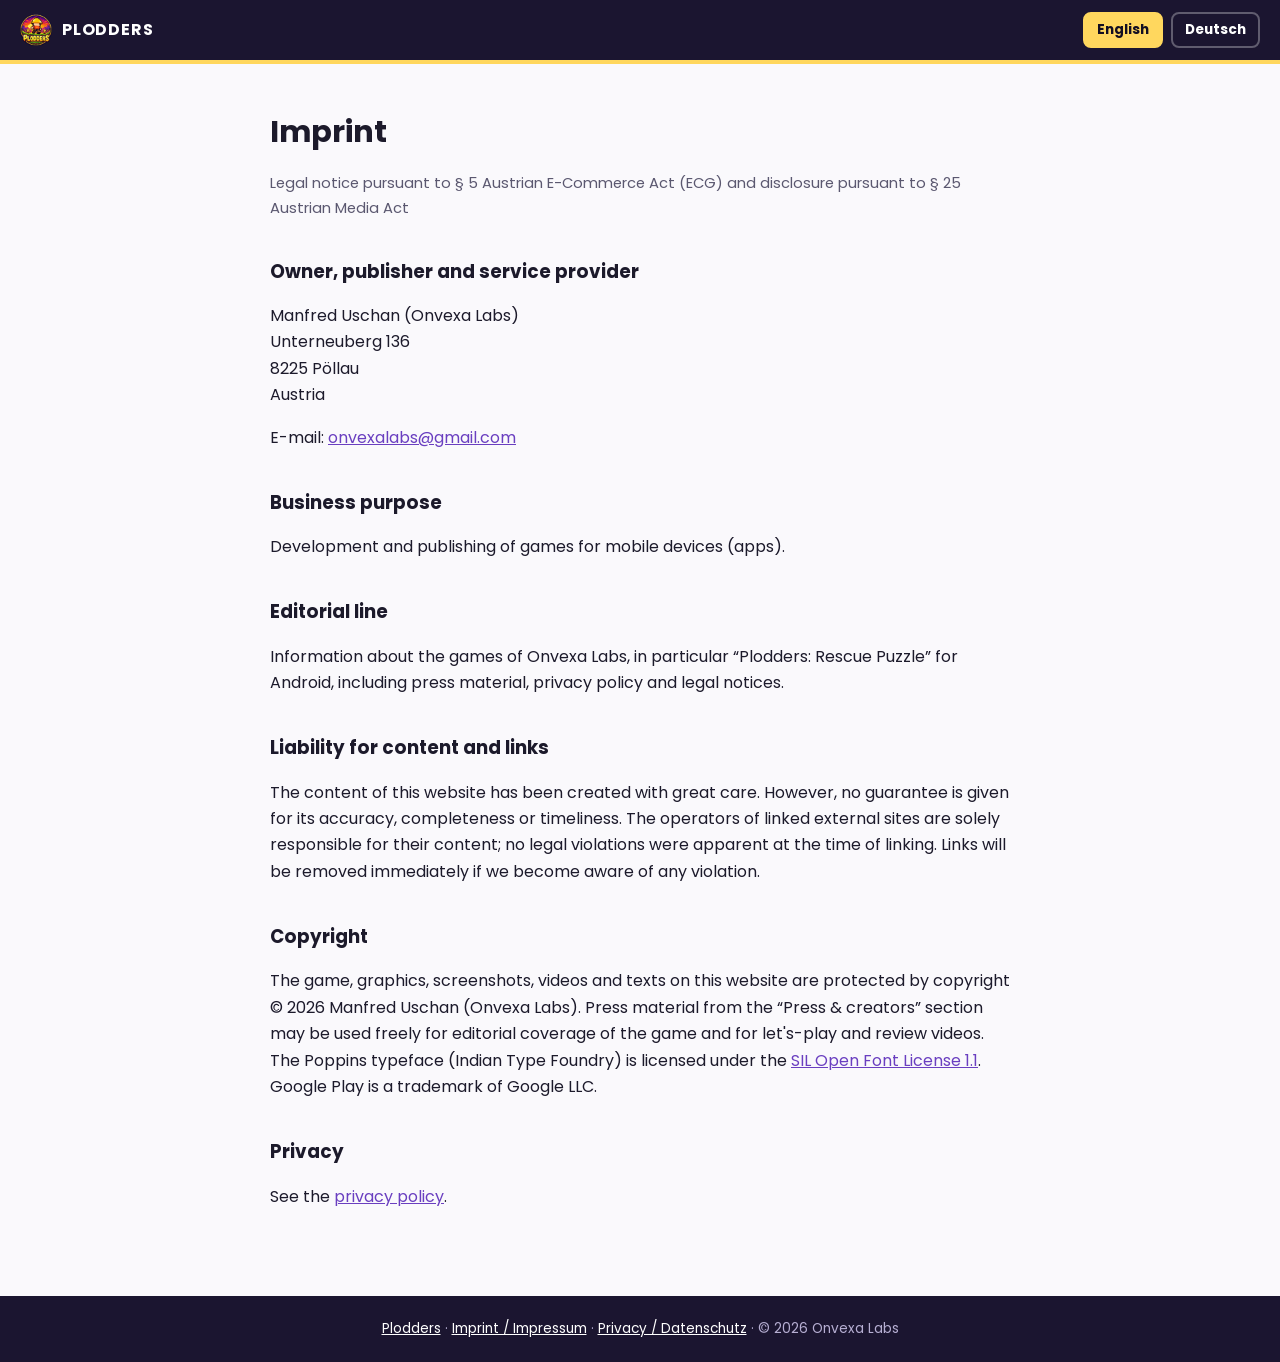
<file: imprint.html>
<!doctype html>
<html lang="en">
<head>
<meta charset="utf-8">
<meta name="viewport" content="width=device-width, initial-scale=1">
<title>Imprint / Impressum – Plodders: Rescue Puzzle</title>
<meta name="description" content="Legal notice (Impressum) of Onvexa Labs, Manfred Uschan, Pöllau, Austria.">
<meta name="theme-color" content="#1b1530">
<link rel="canonical" href="https://onvexalabs-dev.github.io/plodders-page/imprint.html">
<link rel="icon" type="image/png" href="img/favicon.png">
<link rel="stylesheet" href="legal.css">
</head>
<body>
<header class="top">
  <a class="brand" href="./"><img src="img/icon-192.png" alt="" width="32" height="32">Plodders</a>
  <nav class="langs"><a href="#en" data-l="en">English</a><a href="#de" data-l="de">Deutsch</a></nav>
</header>
<main>

<section id="de" lang="de">
<h1>Impressum</h1>
<p class="muted">Informationspflicht gemäß § 5 E-Commerce-Gesetz (ECG) und Offenlegung gemäß § 25 Mediengesetz</p>

<h2>Medieninhaber, Herausgeber und Diensteanbieter</h2>
<p>Manfred Uschan (Onvexa Labs)<br>Unterneuberg 136<br>8225 Pöllau<br>Österreich</p>
<p>E-Mail: <a href="mailto:onvexalabs@gmail.com">onvexalabs@gmail.com</a></p>

<h2>Unternehmensgegenstand</h2>
<p>Entwicklung und Veröffentlichung von Spielen für mobile Geräte (Apps).</p>

<h2>Grundlegende Richtung (Blattlinie)</h2>
<p>Information über die Spiele von Onvexa Labs, insbesondere „Plodders: Rettungs-Puzzle“ für Android, einschließlich
Presse-Materialien, Datenschutzerklärung und rechtlicher Hinweise.</p>

<h2>Haftung für Inhalte und Links</h2>
<p>Die Inhalte dieser Website wurden mit größter Sorgfalt erstellt. Für die Richtigkeit, Vollständigkeit und Aktualität
wird jedoch keine Gewähr übernommen. Für Inhalte externer Links sind ausschließlich deren Betreiber verantwortlich; zum
Zeitpunkt der Verlinkung waren keine Rechtsverstöße erkennbar. Bei Bekanntwerden von Rechtsverletzungen werden solche Links
umgehend entfernt.</p>

<h2>Urheberrecht</h2>
<p>Spiel, Grafiken, Screenshots, Videos und Texte auf dieser Website sind urheberrechtlich geschützt © 2026 Manfred Uschan
(Onvexa Labs). Presse-Materialien aus dem Bereich „Presse &amp; Creator“ dürfen für die redaktionelle Berichterstattung über
das Spiel und für Let's-Play-/Review-Videos frei verwendet werden.
Die Schriftart Poppins (Indian Type Foundry) steht unter der <a href="fonts/OFL.txt">SIL Open Font License 1.1</a>.
Google Play ist eine Marke der Google LLC.</p>

<h2>Datenschutz</h2>
<p>Siehe <a href="privacy.html?lang=de">Datenschutzerklärung</a>.</p>
</section>

<section id="en" lang="en">
<h1>Imprint</h1>
<p class="muted">Legal notice pursuant to § 5 Austrian E-Commerce Act (ECG) and disclosure pursuant to § 25 Austrian Media Act</p>

<h2>Owner, publisher and service provider</h2>
<p>Manfred Uschan (Onvexa Labs)<br>Unterneuberg 136<br>8225 Pöllau<br>Austria</p>
<p>E-mail: <a href="mailto:onvexalabs@gmail.com">onvexalabs@gmail.com</a></p>

<h2>Business purpose</h2>
<p>Development and publishing of games for mobile devices (apps).</p>

<h2>Editorial line</h2>
<p>Information about the games of Onvexa Labs, in particular “Plodders: Rescue Puzzle” for Android, including press
material, privacy policy and legal notices.</p>

<h2>Liability for content and links</h2>
<p>The content of this website has been created with great care. However, no guarantee is given for its accuracy,
completeness or timeliness. The operators of linked external sites are solely responsible for their content; no legal
violations were apparent at the time of linking. Links will be removed immediately if we become aware of any violation.</p>

<h2>Copyright</h2>
<p>The game, graphics, screenshots, videos and texts on this website are protected by copyright © 2026 Manfred Uschan
(Onvexa Labs). Press material from the “Press &amp; creators” section may be used freely for editorial coverage of the game
and for let's-play and review videos.
The Poppins typeface (Indian Type Foundry) is licensed under the <a href="fonts/OFL.txt">SIL Open Font License 1.1</a>.
Google Play is a trademark of Google LLC.</p>

<h2>Privacy</h2>
<p>See the <a href="privacy.html">privacy policy</a>.</p>
</section>
</main>
<footer><a href="./">Plodders</a> · <a href="imprint.html">Imprint / Impressum</a> · <a href="privacy.html">Privacy / Datenschutz</a> · © 2026 Onvexa Labs</footer>
<script src="legal.js"></script>
</body>
</html>
</file>
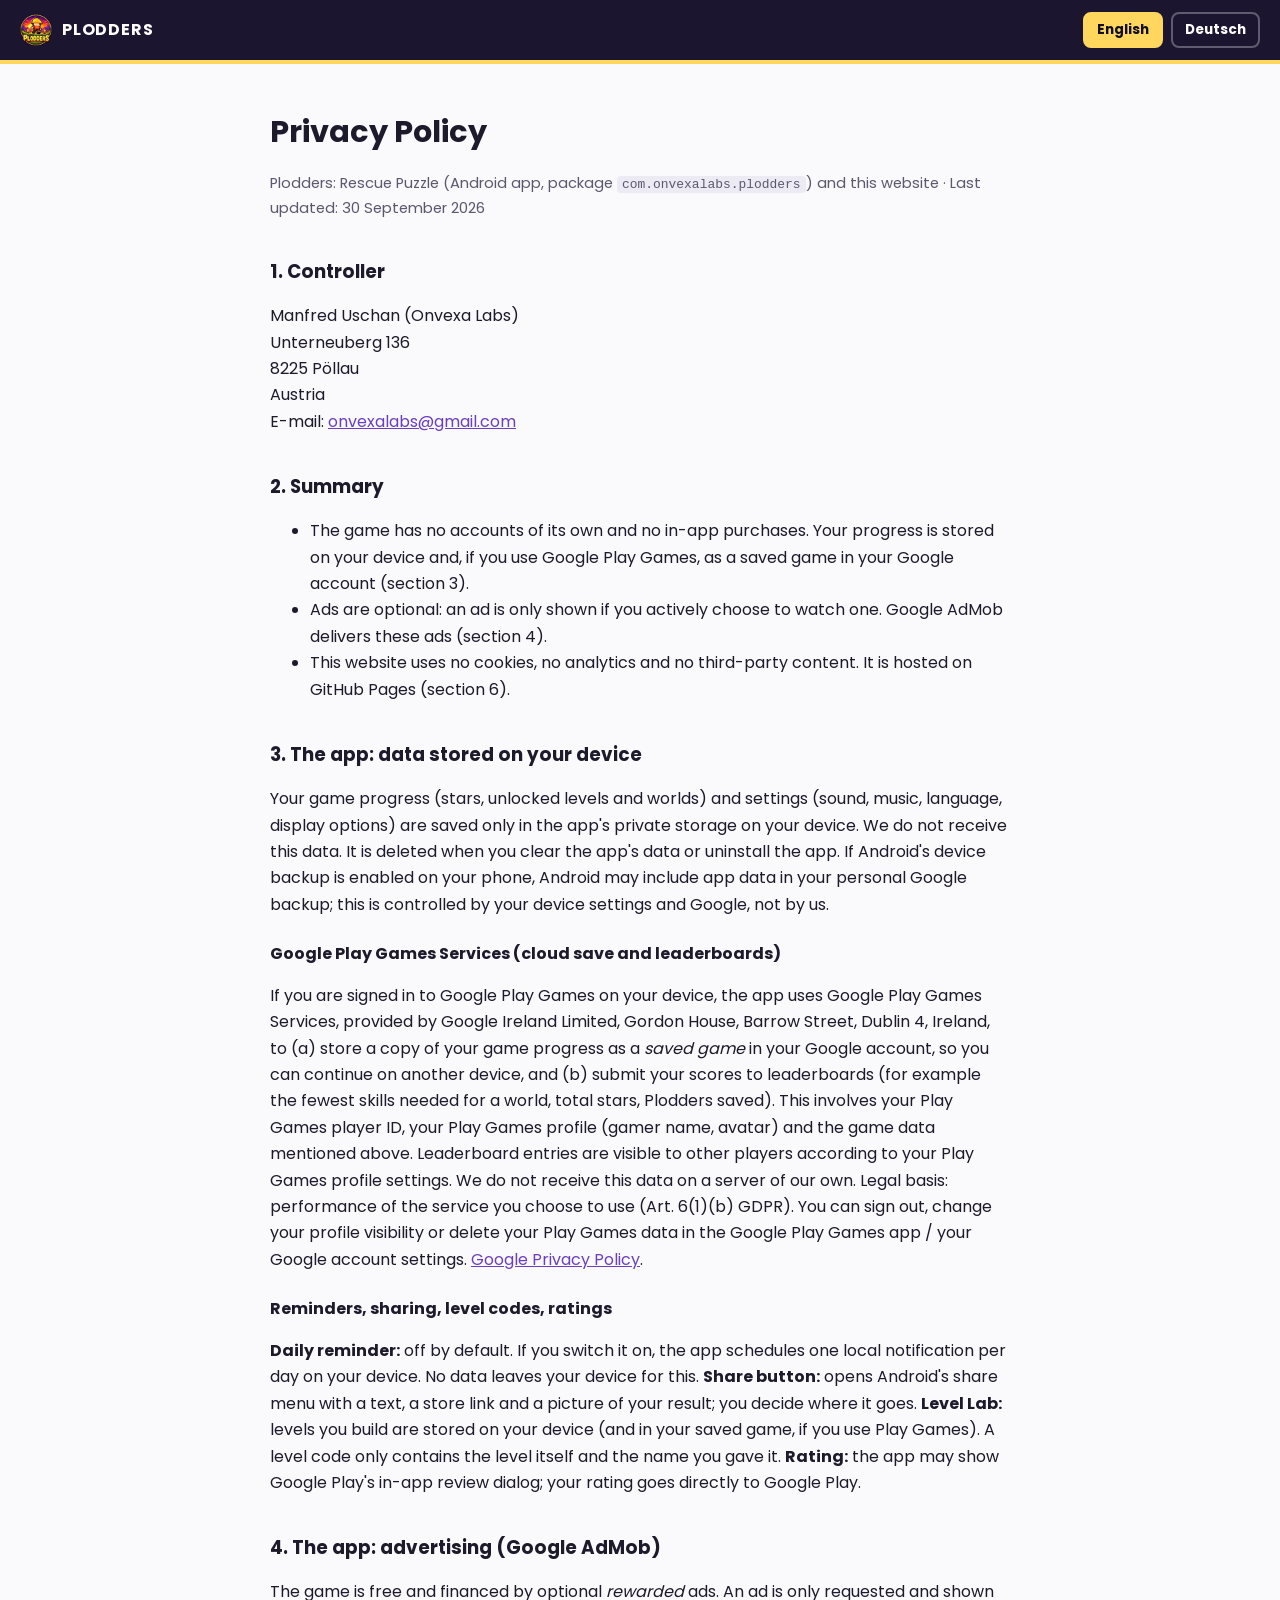
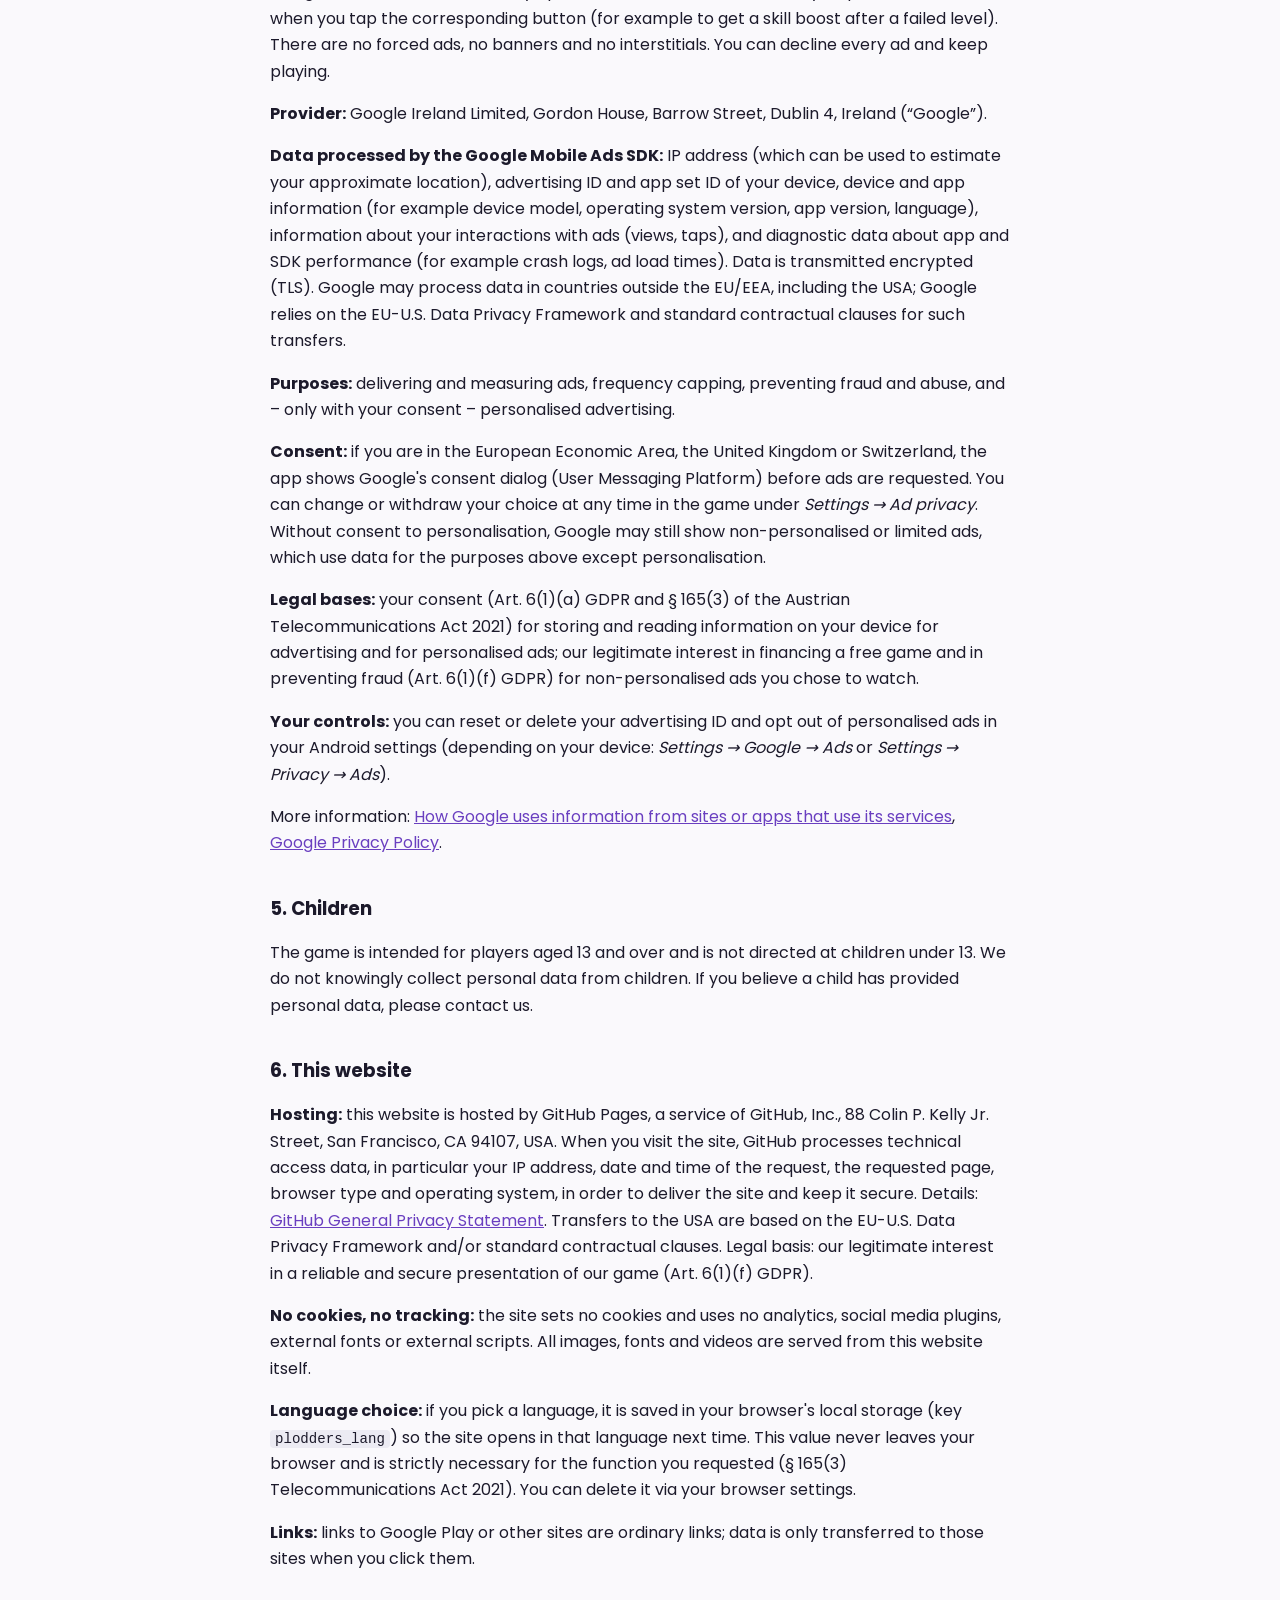
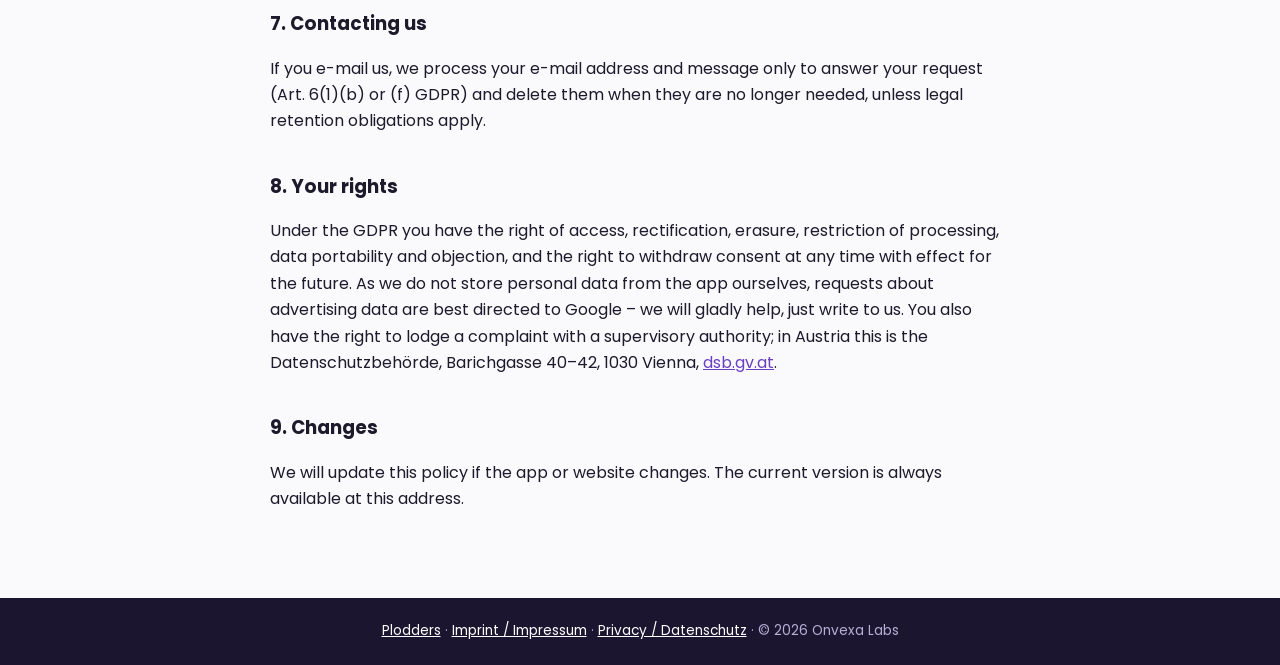
<file: privacy.html>
<!doctype html>
<html lang="en">
<head>
<meta charset="utf-8">
<meta name="viewport" content="width=device-width, initial-scale=1">
<title>Privacy Policy – Plodders: Rescue Puzzle</title>
<meta name="description" content="Privacy policy for the Android game Plodders: Rescue Puzzle and this website (Onvexa Labs, Manfred Uschan).">
<meta name="theme-color" content="#1b1530">
<link rel="canonical" href="https://onvexalabs-dev.github.io/plodders-page/privacy.html">
<link rel="icon" type="image/png" href="img/favicon.png">
<link rel="stylesheet" href="legal.css">
</head>
<body>
<header class="top">
  <a class="brand" href="./"><img src="img/icon-192.png" alt="" width="32" height="32">Plodders</a>
  <nav class="langs"><a href="#en" data-l="en">English</a><a href="#de" data-l="de">Deutsch</a></nav>
</header>
<main>

<section id="en" lang="en">
<h1>Privacy Policy</h1>
<p class="muted">Plodders: Rescue Puzzle (Android app, package <code>com.onvexalabs.plodders</code>) and this website · Last updated: 30 September 2026</p>

<h2>1. Controller</h2>
<p>Manfred Uschan (Onvexa Labs)<br>Unterneuberg 136<br>8225 Pöllau<br>Austria<br>
E-mail: <a href="mailto:onvexalabs@gmail.com">onvexalabs@gmail.com</a></p>

<h2>2. Summary</h2>
<ul>
<li>The game has no accounts of its own and no in-app purchases. Your progress is stored on your device and, if you use Google Play Games, as a saved game in your Google account (section 3).</li>
<li>Ads are optional: an ad is only shown if you actively choose to watch one. Google AdMob delivers these ads (section 4).</li>
<li>This website uses no cookies, no analytics and no third-party content. It is hosted on GitHub Pages (section 6).</li>
</ul>

<h2 id="app">3. The app: data stored on your device</h2>
<p>Your game progress (stars, unlocked levels and worlds) and settings (sound, music, language, display options) are saved
only in the app's private storage on your device. We do not receive this data. It is deleted when you clear the app's data
or uninstall the app. If Android's device backup is enabled on your phone, Android may include app data in your personal
Google backup; this is controlled by your device settings and Google, not by us.</p>

<h3 id="pgs">Google Play Games Services (cloud save and leaderboards)</h3>
<p>If you are signed in to Google Play Games on your device, the app uses Google Play Games Services, provided by Google
Ireland Limited, Gordon House, Barrow Street, Dublin 4, Ireland, to (a) store a copy of your game progress as a
<em>saved game</em> in your Google account, so you can continue on another device, and (b) submit your scores to
leaderboards (for example the fewest skills needed for a world, total stars, Plodders saved). This involves your Play Games
player ID, your Play Games profile (gamer name, avatar) and the game data mentioned above. Leaderboard entries are visible to
other players according to your Play Games profile settings. We do not receive this data on a server of our own.
Legal basis: performance of the service you choose to use (Art. 6(1)(b) GDPR). You can sign out, change your profile
visibility or delete your Play Games data in the Google Play Games app / your Google account settings.
<a href="https://policies.google.com/privacy" rel="noopener">Google Privacy Policy</a>.</p>
<h3 id="local">Reminders, sharing, level codes, ratings</h3>
<p><strong>Daily reminder:</strong> off by default. If you switch it on, the app schedules one local notification per day on
your device. No data leaves your device for this. <strong>Share button:</strong> opens Android's share menu with a text, a
store link and a picture of your result; you decide where it goes. <strong>Level Lab:</strong> levels you build are stored on
your device (and in your saved game, if you use Play Games). A level code only contains the level itself and the name you gave
it. <strong>Rating:</strong> the app may show Google Play's in-app review dialog; your rating goes directly to Google Play.</p>

<h2 id="ads">4. The app: advertising (Google AdMob)</h2>
<p>The game is free and financed by optional <em>rewarded</em> ads. An ad is only requested and shown when you tap the
corresponding button (for example to get a skill boost after a failed level). There are no forced ads, no banners and no
interstitials. You can decline every ad and keep playing.</p>
<p><strong>Provider:</strong> Google Ireland Limited, Gordon House, Barrow Street, Dublin 4, Ireland (“Google”).</p>
<p><strong>Data processed by the Google Mobile Ads SDK:</strong> IP address (which can be used to estimate your approximate
location), advertising ID and app set ID of your device, device and app information (for example device model, operating
system version, app version, language), information about your interactions with ads (views, taps), and diagnostic data
about app and SDK performance (for example crash logs, ad load times). Data is transmitted encrypted (TLS). Google may
process data in countries outside the EU/EEA, including the USA; Google relies on the EU-U.S. Data Privacy Framework and
standard contractual clauses for such transfers.</p>
<p><strong>Purposes:</strong> delivering and measuring ads, frequency capping, preventing fraud and abuse, and – only with
your consent – personalised advertising.</p>
<p><strong>Consent:</strong> if you are in the European Economic Area, the United Kingdom or Switzerland, the app shows
Google's consent dialog (User Messaging Platform) before ads are requested. You can change or withdraw your choice at any
time in the game under <em>Settings → Ad privacy</em>. Without consent to personalisation, Google may still show
non-personalised or limited ads, which use data for the purposes above except personalisation.</p>
<p><strong>Legal bases:</strong> your consent (Art. 6(1)(a) GDPR and § 165(3) of the Austrian Telecommunications Act 2021)
for storing and reading information on your device for advertising and for personalised ads; our legitimate interest in
financing a free game and in preventing fraud (Art. 6(1)(f) GDPR) for non-personalised ads you chose to watch.</p>
<p><strong>Your controls:</strong> you can reset or delete your advertising ID and opt out of personalised ads in your Android
settings (depending on your device: <em>Settings → Google → Ads</em> or <em>Settings → Privacy → Ads</em>).</p>
<p>More information: <a href="https://policies.google.com/technologies/partner-sites" rel="noopener">How Google uses information from sites or apps that use its services</a>,
<a href="https://policies.google.com/privacy" rel="noopener">Google Privacy Policy</a>.</p>

<h2 id="children">5. Children</h2>
<p>The game is intended for players aged 13 and over and is not directed at children under 13. We do not knowingly collect
personal data from children. If you believe a child has provided personal data, please contact us.</p>

<h2 id="web">6. This website</h2>
<p><strong>Hosting:</strong> this website is hosted by GitHub Pages, a service of GitHub, Inc., 88 Colin P. Kelly Jr. Street,
San Francisco, CA 94107, USA. When you visit the site, GitHub processes technical access data, in particular your IP address,
date and time of the request, the requested page, browser type and operating system, in order to deliver the site and keep it
secure. Details: <a href="https://docs.github.com/en/site-policy/privacy-policies/github-general-privacy-statement" rel="noopener">GitHub General Privacy Statement</a>.
Transfers to the USA are based on the EU-U.S. Data Privacy Framework and/or standard contractual clauses. Legal basis: our
legitimate interest in a reliable and secure presentation of our game (Art. 6(1)(f) GDPR).</p>
<p><strong>No cookies, no tracking:</strong> the site sets no cookies and uses no analytics, social media plugins, external fonts
or external scripts. All images, fonts and videos are served from this website itself.</p>
<p><strong>Language choice:</strong> if you pick a language, it is saved in your browser's local storage (key
<code>plodders_lang</code>) so the site opens in that language next time. This value never leaves your browser and is strictly
necessary for the function you requested (§ 165(3) Telecommunications Act 2021). You can delete it via your browser settings.</p>
<p><strong>Links:</strong> links to Google Play or other sites are ordinary links; data is only transferred to those sites when
you click them.</p>

<h2 id="contact">7. Contacting us</h2>
<p>If you e-mail us, we process your e-mail address and message only to answer your request (Art. 6(1)(b) or (f) GDPR) and
delete them when they are no longer needed, unless legal retention obligations apply.</p>

<h2 id="rights">8. Your rights</h2>
<p>Under the GDPR you have the right of access, rectification, erasure, restriction of processing, data portability and
objection, and the right to withdraw consent at any time with effect for the future. As we do not store personal data from
the app ourselves, requests about advertising data are best directed to Google – we will gladly help, just write to us.
You also have the right to lodge a complaint with a supervisory authority; in Austria this is the
Datenschutzbehörde, Barichgasse 40–42, 1030 Vienna, <a href="https://www.dsb.gv.at" rel="noopener">dsb.gv.at</a>.</p>

<h2 id="changes">9. Changes</h2>
<p>We will update this policy if the app or website changes. The current version is always available at this address.</p>
</section>

<section id="de" lang="de">
<h1>Datenschutzerklärung</h1>
<p class="muted">Plodders: Rettungs-Puzzle (Android-App, Paketname <code>com.onvexalabs.plodders</code>) und diese Website · Stand: 30. September 2026</p>

<h2>1. Verantwortlicher</h2>
<p>Manfred Uschan (Onvexa Labs)<br>Unterneuberg 136<br>8225 Pöllau<br>Österreich<br>
E-Mail: <a href="mailto:onvexalabs@gmail.com">onvexalabs@gmail.com</a></p>

<h2>2. Kurzfassung</h2>
<ul>
<li>Das Spiel hat keine eigenen Konten und keine In-App-Käufe. Dein Fortschritt wird auf deinem Gerät gespeichert und, wenn du Google Play Games nutzt, als Spielstand in deinem Google-Konto (Punkt 3).</li>
<li>Werbung ist freiwillig: Eine Anzeige erscheint nur, wenn du dich aktiv dafür entscheidest. Die Anzeigen liefert Google AdMob (Punkt 4).</li>
<li>Diese Website verwendet keine Cookies, keine Analyse-Tools und keine Inhalte Dritter. Sie wird über GitHub Pages bereitgestellt (Punkt 6).</li>
</ul>

<h2>3. Die App: Daten auf deinem Gerät</h2>
<p>Dein Spielfortschritt (Sterne, freigeschaltete Level und Welten) und deine Einstellungen (Ton, Musik, Sprache, Anzeige)
werden ausschließlich im privaten Speicher der App auf deinem Gerät abgelegt. Wir erhalten diese Daten nicht. Sie werden
gelöscht, wenn du die App-Daten löschst oder die App deinstallierst. Ist auf deinem Gerät die Android-Sicherung aktiviert,
kann Android App-Daten in deine persönliche Google-Sicherung aufnehmen; das steuerst du über die Geräteeinstellungen bzw.
Google, nicht wir.</p>

<h3>Google Play Games Services (Cloud-Speicherstand und Bestenlisten)</h3>
<p>Bist du auf deinem Gerät bei Google Play Games angemeldet, nutzt die App die Google Play Games Services von Google Ireland
Limited, Gordon House, Barrow Street, Dublin 4, Irland, um (a) eine Kopie deines Spielfortschritts als <em>Spielstand</em>
in deinem Google-Konto zu speichern, damit du auf einem anderen Gerät weiterspielen kannst, und (b) deine Ergebnisse an
Bestenlisten zu senden (z. B. die wenigsten Fähigkeiten für eine Welt, Sterne gesamt, gerettete Plodders). Dabei werden deine
Play-Games-Spieler-ID, dein Play-Games-Profil (Spielername, Avatar) und die genannten Spieldaten verarbeitet. Einträge in
Bestenlisten sind je nach deinen Profileinstellungen für andere sichtbar. Wir erhalten diese Daten nicht auf einem eigenen
Server. Rechtsgrundlage: Erfüllung des von dir gewählten Dienstes (Art. 6 Abs. 1 lit. b DSGVO). Abmelden, die Sichtbarkeit
ändern oder deine Play-Games-Daten löschen kannst du in der Google-Play-Games-App bzw. in deinem Google-Konto.
<a href="https://policies.google.com/privacy?hl=de" rel="noopener">Datenschutzerklärung von Google</a>.</p>
<h3>Erinnerungen, Teilen, Level-Codes, Bewertungen</h3>
<p><strong>Tägliche Erinnerung:</strong> standardmäßig aus. Schaltest du sie ein, plant die App eine lokale Mitteilung pro Tag
auf deinem Gerät. Dafür verlassen keine Daten dein Gerät. <strong>Teilen:</strong> öffnet das Android-Teilen-Menü mit Text,
Store-Link und einem Bild deines Ergebnisses; wohin es geht, entscheidest du. <strong>Level-Labor:</strong> selbst gebaute Level
werden auf deinem Gerät gespeichert (und in deinem Spielstand, falls du Play Games nutzt). Ein Level-Code enthält nur das Level
und den Namen, den du ihm gegeben hast. <strong>Bewertung:</strong> Die App kann den In-App-Bewertungsdialog von Google Play
zeigen; deine Bewertung geht direkt an Google Play.</p>

<h2>4. Die App: Werbung (Google AdMob)</h2>
<p>Das Spiel ist kostenlos und finanziert sich über freiwillige <em>Belohnungs-Werbung</em>. Eine Anzeige wird nur angefragt
und angezeigt, wenn du auf die entsprechende Schaltfläche tippst (z. B. für einen Fähigkeiten-Bonus nach einem verlorenen
Level). Es gibt keine erzwungene Werbung, keine Banner und keine Unterbrecher-Werbung. Du kannst jede Anzeige ablehnen und
weiterspielen.</p>
<p><strong>Anbieter:</strong> Google Ireland Limited, Gordon House, Barrow Street, Dublin 4, Irland („Google“).</p>
<p><strong>Vom Google Mobile Ads SDK verarbeitete Daten:</strong> IP-Adresse (daraus kann der ungefähre Standort geschätzt
werden), Werbe-ID und App-Set-ID deines Geräts, Geräte- und App-Informationen (z. B. Gerätemodell, Betriebssystemversion,
App-Version, Sprache), Informationen über deine Interaktionen mit Anzeigen (Aufrufe, Tipps) sowie Diagnosedaten zur Leistung
von App und SDK (z. B. Absturzberichte, Ladezeiten). Die Übertragung erfolgt verschlüsselt (TLS). Google kann Daten auch
außerhalb der EU/des EWR verarbeiten, insbesondere in den USA; Google stützt sich dabei auf das EU-US Data Privacy Framework
und Standardvertragsklauseln.</p>
<p><strong>Zwecke:</strong> Auslieferung und Messung von Anzeigen, Frequenzbegrenzung, Verhinderung von Betrug und Missbrauch
sowie – nur mit deiner Einwilligung – personalisierte Werbung.</p>
<p><strong>Einwilligung:</strong> Befindest du dich im Europäischen Wirtschaftsraum, im Vereinigten Königreich oder in der
Schweiz, zeigt die App vor der ersten Werbeanfrage den Einwilligungsdialog von Google (User Messaging Platform). Du kannst
deine Wahl jederzeit im Spiel unter <em>Optionen → Werbe-Einwilligung</em> ändern oder widerrufen. Ohne Einwilligung in
die Personalisierung kann Google nicht personalisierte oder eingeschränkte Werbung anzeigen, die Daten für die oben genannten
Zwecke mit Ausnahme der Personalisierung verwendet.</p>
<p><strong>Rechtsgrundlagen:</strong> deine Einwilligung (Art. 6 Abs. 1 lit. a DSGVO und § 165 Abs. 3 TKG 2021) für das
Speichern und Auslesen von Informationen auf deinem Gerät zu Werbezwecken und für personalisierte Werbung; unser berechtigtes
Interesse an der Finanzierung eines kostenlosen Spiels und an der Betrugsprävention (Art. 6 Abs. 1 lit. f DSGVO) für nicht
personalisierte Werbung, die du selbst angefordert hast.</p>
<p><strong>Deine Einstellungen:</strong> Die Werbe-ID kannst du in den Android-Einstellungen zurücksetzen oder löschen und
personalisierte Werbung deaktivieren (je nach Gerät unter <em>Einstellungen → Google → Anzeigen</em> oder
<em>Einstellungen → Datenschutz → Anzeigen</em>).</p>
<p>Weitere Informationen: <a href="https://policies.google.com/technologies/partner-sites?hl=de" rel="noopener">Wie Google Daten von Websites und Apps verwendet</a>,
<a href="https://policies.google.com/privacy?hl=de" rel="noopener">Datenschutzerklärung von Google</a>.</p>

<h2>5. Kinder</h2>
<p>Das Spiel richtet sich an Spielerinnen und Spieler ab 13 Jahren und nicht an Kinder unter 13. Wir erheben wissentlich
keine personenbezogenen Daten von Kindern. Solltest du annehmen, dass ein Kind uns Daten übermittelt hat, kontaktiere uns bitte.</p>

<h2>6. Diese Website</h2>
<p><strong>Hosting:</strong> Diese Website wird über GitHub Pages bereitgestellt, einen Dienst der GitHub, Inc., 88 Colin P.
Kelly Jr. Street, San Francisco, CA 94107, USA. Beim Aufruf verarbeitet GitHub technische Zugriffsdaten, insbesondere
IP-Adresse, Datum und Uhrzeit, aufgerufene Seite, Browsertyp und Betriebssystem, um die Seite auszuliefern und abzusichern.
Details: <a href="https://docs.github.com/de/site-policy/privacy-policies/github-general-privacy-statement" rel="noopener">GitHub General Privacy Statement</a>.
Die Übermittlung in die USA erfolgt auf Grundlage des EU-US Data Privacy Framework und/oder von Standardvertragsklauseln.
Rechtsgrundlage: unser berechtigtes Interesse an einer zuverlässigen und sicheren Präsentation unseres Spiels (Art. 6 Abs. 1 lit. f DSGVO).</p>
<p><strong>Keine Cookies, kein Tracking:</strong> Die Website setzt keine Cookies und verwendet keine Analyse-Tools,
Social-Media-Plugins, externen Schriftarten oder externen Skripte. Alle Bilder, Schriften und Videos werden von dieser Website
selbst ausgeliefert.</p>
<p><strong>Sprachauswahl:</strong> Wählst du eine Sprache, wird sie im lokalen Speicher deines Browsers (Schlüssel
<code>plodders_lang</code>) abgelegt, damit die Seite beim nächsten Besuch in dieser Sprache öffnet. Dieser Wert verlässt deinen
Browser nie und ist für die von dir gewünschte Funktion unbedingt erforderlich (§ 165 Abs. 3 TKG 2021). Du kannst ihn über die
Browsereinstellungen löschen.</p>
<p><strong>Links:</strong> Links zu Google Play oder anderen Seiten sind gewöhnliche Links; Daten werden erst beim Anklicken an
diese Seiten übertragen.</p>

<h2>7. Kontakt per E-Mail</h2>
<p>Schreibst du uns eine E-Mail, verarbeiten wir deine E-Mail-Adresse und Nachricht nur zur Beantwortung deiner Anfrage
(Art. 6 Abs. 1 lit. b bzw. f DSGVO) und löschen sie, sobald sie nicht mehr benötigt werden, sofern keine gesetzlichen
Aufbewahrungspflichten bestehen.</p>

<h2>8. Deine Rechte</h2>
<p>Nach der DSGVO hast du das Recht auf Auskunft, Berichtigung, Löschung, Einschränkung der Verarbeitung,
Datenübertragbarkeit und Widerspruch sowie das Recht, eine Einwilligung jederzeit mit Wirkung für die Zukunft zu widerrufen.
Da wir selbst keine personenbezogenen Daten aus der App speichern, richten sich Anfragen zu Werbedaten am besten an Google –
wir helfen gerne, schreib uns einfach. Außerdem hast du das Recht auf Beschwerde bei einer Aufsichtsbehörde; in Österreich ist
das die Datenschutzbehörde, Barichgasse 40–42, 1030 Wien, <a href="https://www.dsb.gv.at" rel="noopener">dsb.gv.at</a>.</p>

<h2>9. Änderungen</h2>
<p>Wir passen diese Erklärung an, wenn sich App oder Website ändern. Die aktuelle Fassung ist immer unter dieser Adresse abrufbar.</p>
</section>
</main>
<footer><a href="./">Plodders</a> · <a href="imprint.html">Imprint / Impressum</a> · <a href="privacy.html">Privacy / Datenschutz</a> · © 2026 Onvexa Labs</footer>
<script src="legal.js"></script>
</body>
</html>
</file>
<file: legal.css>
@font-face{font-family:Poppins;font-weight:400;font-display:swap;src:url(fonts/poppins-regular.woff2) format("woff2")}
@font-face{font-family:Poppins;font-weight:700;font-display:swap;src:url(fonts/poppins-bold.woff2) format("woff2")}
:root{--night:#1b1530;--ink:#120e22;--gold:#ffd75e;--paper:#faf9fc;--text:#1c1a2b;--muted:#5b5870;--link:#6a3fc0}
*{box-sizing:border-box}
body{margin:0;background:var(--paper);color:var(--text);font:400 16px/1.65 Poppins,system-ui,-apple-system,"Segoe UI",Roboto,sans-serif}
.top{background:var(--night);display:flex;align-items:center;gap:16px;padding:12px 20px;border-bottom:4px solid var(--gold)}
.brand{display:flex;align-items:center;gap:10px;color:#fff;text-decoration:none;font-weight:700;letter-spacing:.05em;text-transform:uppercase}
.brand img{border-radius:7px}
.langs{margin-left:auto;display:flex;gap:8px}
.langs a{color:#fff;text-decoration:none;font-weight:700;font-size:.85rem;padding:5px 12px;border-radius:8px;border:2px solid rgba(255,255,255,.3)}
.langs a.on{background:var(--gold);color:var(--ink);border-color:var(--gold)}
main{max-width:780px;margin:0 auto;padding:36px 20px 70px}
h1{font-size:1.9rem;margin:.2em 0 .2em}
h2{font-size:1.15rem;margin:2em 0 .4em}
h3{font-size:1rem;margin:1.4em 0 .3em}
a{color:var(--link)}
.muted{color:var(--muted);font-size:.92rem}
code{background:#ecebf3;padding:1px 5px;border-radius:4px;font-size:.88em}
section+section{margin-top:60px;padding-top:30px;border-top:1px solid #ddd}
.js section+section{margin-top:0;padding-top:0;border-top:0}
.js section[hidden]{display:none}
footer{background:var(--night);color:#b7afd3;text-align:center;padding:22px 16px;font-size:.85rem}
footer a{color:#fff}
</file>
